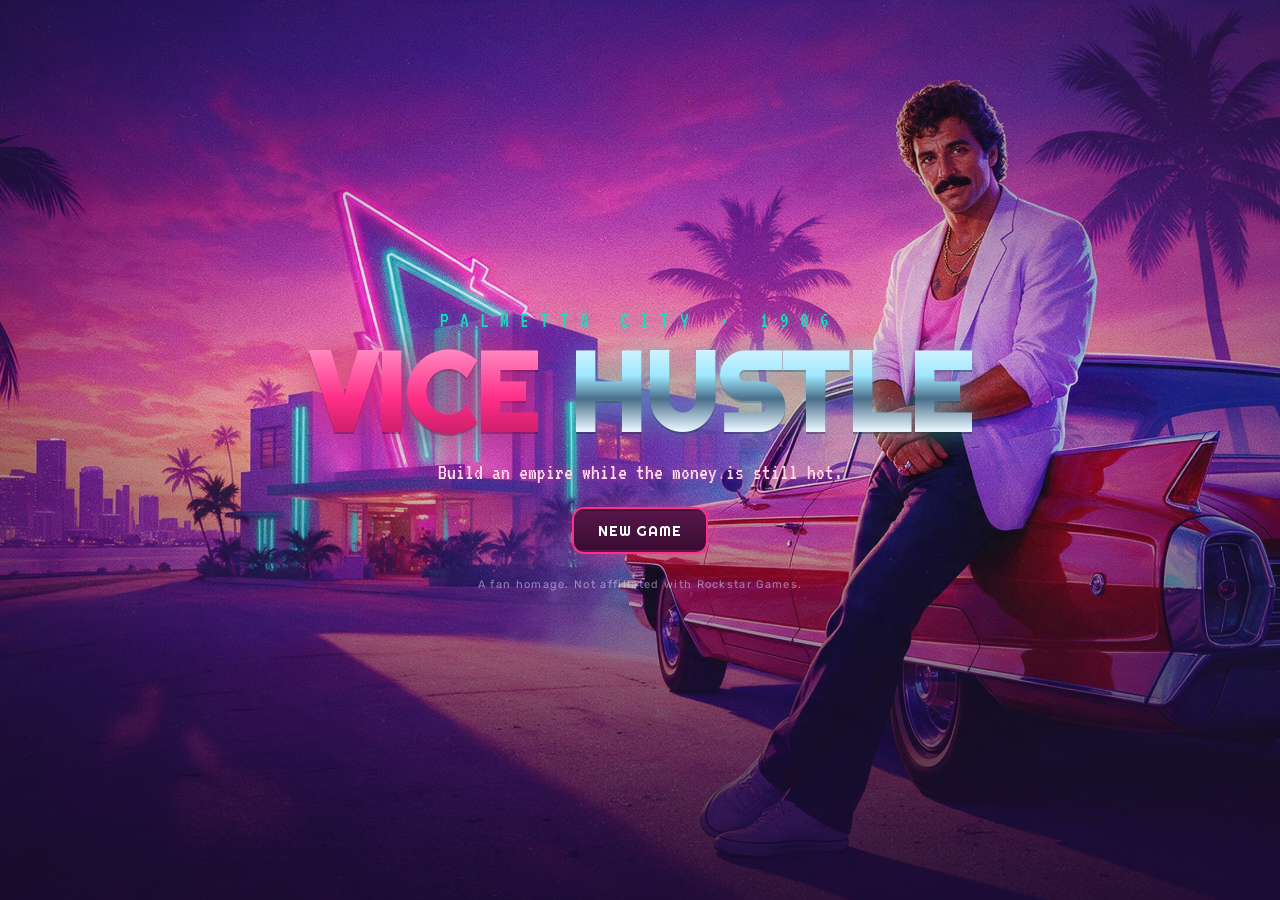
<file: index.html>
<!DOCTYPE html>
<html lang="en">
<head>
<meta charset="UTF-8">
<meta name="viewport" content="width=device-width, initial-scale=1.0">
<title>VICE HUSTLE — a fan homage idle game</title>
<meta name="description" content="Build a neon-soaked crime empire while the money is still hot. A fan-made idle game homage. Not affiliated with Rockstar Games.">
<link rel="preconnect" href="https://fonts.googleapis.com">
<link rel="preconnect" href="https://fonts.gstatic.com" crossorigin>
<link href="https://fonts.googleapis.com/css2?family=Righteous&family=VT323&family=Rubik:wght@400;500;700&display=swap" rel="stylesheet">
<link rel="icon" type="image/svg+xml" href="favicon.svg">
<meta name="theme-color" content="#1A0B2E">
<link rel="stylesheet" href="game.css?v=20261158">
</head>
<body>

<!-- ============ TITLE SCREEN ============ -->
<div id="title-screen">
  <video id="title-video" autoplay muted loop playsinline poster="art/keyart/vice-hustle-keyart.jpg">
    <source src="videos/title-loop.mp4" type="video/mp4">
  </video>
  <img id="title-poster" src="art/keyart/vice-hustle-keyart.jpg" alt="" hidden>
  <div class="title-scrim"></div>
  <div class="title-center">
    <div class="title-sub">PALMETTO CITY &middot; 1986</div>
    <h1 class="logo"><span class="logo-vice">VICE</span> <span class="logo-hustle">HUSTLE</span></h1>
    <div class="title-tag">Build an empire while the money is still hot.</div>
    <div class="title-buttons">
      <button id="btn-continue" class="btn btn-primary" hidden>CONTINUE</button>
      <button id="btn-new" class="btn btn-primary">NEW GAME</button>
      <button id="btn-wipe" class="btn btn-ghost" hidden>WIPE SAVE</button>
    </div>
    <div class="title-note">A fan homage. Not affiliated with Rockstar Games.</div>
  </div>
</div>

<!-- ============ GAME ============ -->
<div id="game" hidden>
  <div class="district-bg" id="bg-a"></div>
  <div class="district-bg" id="bg-b"></div>
  <video id="bg-video" muted loop playsinline></video>
    <div id="scanlines"></div>
    <div id="grain"></div>
    <div id="weather"></div>

  <header id="hud">
    <div id="hud-left">
      <div id="stars" title="Wanted level"></div>
      <div class="heat-wrap">
        <div id="heat-bar"><div id="heat-fill"></div></div>
        <div id="heat-label">HEAT 0</div>
        <button id="btn-bribe" class="btn btn-mini">BRIBE <span id="bribe-cost">$0</span> &middot; &minus;20 HEAT</button>
        <div id="tf-badge" hidden>TASK FORCE &middot; INCOME &minus;25%</div>
      </div>
    </div>
    <div id="ticker"><span id="ticker-text"></span></div>
    <div id="hud-right">
      <button id="btn-phone" class="btn btn-mini" title="Vice Phone (P)">
        <svg class="ic" viewBox="0 0 24 24" width="14" height="14"><path d="M7 3h10a2 2 0 0 1 2 2v14a2 2 0 0 1-2 2H7a2 2 0 0 1-2-2V5a2 2 0 0 1 2-2z"/><path d="M10 18h4"/></svg>
        PHONE <span class="ping" id="phone-ping" hidden></span>
      </button>
    </div>
  </header>

  <div id="stage">
    <nav id="district-strip"></nav>
    <main id="cards-wrap">
      <div id="cards-head">
        <span id="district-title" class="panel-title">MOTEL STRIP</span>
        <div id="buy-toggle" class="seg">
          <button data-mult="1" class="on">&times;1</button>
          <button data-mult="10">&times;10</button>
          <button data-mult="max">MAX</button>
        </div>
      </div>
      <div id="cards"></div>
      <button id="btn-upgrades" class="btn btn-wide">&#9650; UPGRADES</button>
      <div id="upgrades" hidden></div>
    </main>
  </div>

  <footer id="ledger">
    <div class="led"><label>DIRTY</label><b id="led-dirty">$0</b></div>
    <div class="led"><label>CLEAN</label><b id="led-clean" class="gold">$0</b></div>
    <div class="led"><label>PAY</label><b id="led-income">$0/s</b></div>
    <div class="led"><label>WASH</label><b id="led-wash" class="teal">$0/s</b></div>
    <div class="led"><label>RESPECT</label><b id="led-respect" class="teal">0</b></div>
    <div class="led"><label>HEAT</label><b id="led-heat">+0.0/s</b></div>
  </footer>

  <button id="heist-btn" class="btn">HEIST</button>
  <div id="radio">
    <button id="radio-prev" title="Previous station"><svg class="ic" viewBox="0 0 24 24"><path d="M17 6l-6 6 6 6M9 6v12"/></svg></button>
    <div id="radio-face"><span id="radio-name">WPLM 103.5 · THE VIBE</span><br><span id="radio-sub">DJ KRM ON THE BOARDS</span></div>
    <button id="radio-next" title="Next station"><svg class="ic" viewBox="0 0 24 24"><path d="M7 6l6 6-6 6M15 6v12"/></svg></button>
    <button id="radio-mute" title="Mute"><svg class="ic" viewBox="0 0 24 24"><path d="M4 9v6h4l5 4V5L8 9H4z"/><path d="M16.5 8.5a5 5 0 0 1 0 7"/></svg></button>
  </div>
  <div id="raid-banner" hidden>&#9888; RAID INBOUND <span id="raid-count"></span></div>
  <div id="event-banner" hidden><span id="event-name"></span> <span id="event-count"></span></div>
</div>

<!-- ============ OVERLAYS ============ -->
<div id="raid-overlay" hidden>
  <video id="raid-vid" muted loop playsinline></video>
  <div class="raid-flash"></div>
  <div class="raid-card"><h2>&#9888; RAIDED</h2><p id="raid-text"></p></div>
</div>

<div id="heist-modal" class="overlay" hidden>
  <div class="heist-box">
    <div class="heist-kicker" id="heist-kicker">THE SCORE</div>
    <div class="heist-name" id="heist-name">PICK YOUR SCORE</div>
    <div id="heist-pick"></div>
    <div id="heist-play" hidden>
      <div id="drill-track"><div id="drill-zone"></div><div id="drill-marker"></div></div>
      <div id="boost-board" hidden>
        <div class="boost-lane" id="lane-top"></div>
        <div class="boost-lane" id="lane-bot"></div>
        <div id="boost-car">&#128667;</div>
      </div>
      <div id="con-board" hidden></div>
      <div id="drill-stats"></div>
      <div id="heist-help"></div>
    </div>
    <div id="drill-result" hidden></div>
  </div>
</div>

<div id="modal" class="overlay" hidden>
  <div class="modal-box">
    <h2 id="modal-title"></h2>
    <div id="modal-body"></div>
    <div id="modal-buttons"></div>
  </div>
</div>

<div id="toast" hidden></div>

<!-- ============ VICE PHONE ============ -->
<div id="phone-scrim"></div>
<aside id="phone" aria-label="Vice Phone">
  <div class="phone-body">
    <div class="antenna"></div>
    <div class="p-status">
      <span class="sig"><i></i><i></i><i></i><i></i></span>
      <span class="carrier">PALMETROCOM</span>
      <span class="clock" id="p-clock">21:40</span>
    </div>
    <div class="p-screen">
      <div id="scr-home" class="on">
        <div class="p-greet" id="p-greet">PALMETTO CITY · 1986</div>
        <div id="today-strip"></div>
        <div class="app-grid">
          <button class="app" data-app="queens"><span class="badge" id="bdg-queens" hidden></span>
            <svg class="ico ic" viewBox="0 0 24 24"><path d="M4 18h16M5 18l-1.5-9L9 13l3-7 3 7 5.5-4L19 18"/></svg><span class="lbl">QUEENS</span></button>
          <button class="app" data-app="hustles"><span class="badge cd" id="bdg-hustles" hidden></span>
            <svg class="ico ic" viewBox="0 0 24 24"><rect x="4" y="4" width="16" height="16" rx="3"/><circle cx="9" cy="9" r="1.2"/><circle cx="15" cy="15" r="1.2"/><circle cx="15" cy="9" r="1.2"/><circle cx="9" cy="15" r="1.2"/></svg><span class="lbl">HUSTLES</span></button>
          <button class="app" data-app="vault"><span class="badge" id="bdg-vault" hidden></span>
            <svg class="ico ic" viewBox="0 0 24 24"><path d="M3 6h18v12H3z"/><circle cx="8" cy="12" r="2.4"/><circle cx="16" cy="12" r="2.4"/><path d="M8 14.4l8-2.8"/></svg><span class="lbl">VAULT</span></button>
          <button class="app" data-app="crew"><span class="badge" id="bdg-crew" hidden></span>
            <svg class="ico ic" viewBox="0 0 24 24"><circle cx="9" cy="8" r="3"/><path d="M3.5 19c.7-3.2 2.9-4.6 5.5-4.6S13.8 15.8 14.5 19"/><circle cx="16.5" cy="9" r="2.4"/><path d="M16.5 14.6c2.3 0 3.7 1.4 4.2 4.4"/></svg><span class="lbl">CREW</span></button>
          <button class="app" data-app="legacy"><span class="badge" id="bdg-legacy" hidden></span>
            <svg class="ico ic" viewBox="0 0 24 24"><path d="M12 3l2.4 5.4L20 9l-4 4 1 5.8L12 16l-5 2.8L8 13 4 9l5.6-.6z"/></svg><span class="lbl">LEGACY</span></button>
          <button class="app" data-app="deploy"><span class="badge" id="bdg-deploy" hidden></span>
            <svg class="ico ic" viewBox="0 0 24 24"><circle cx="12" cy="12" r="9"/><path d="M12 3v18M3 12h18"/><circle cx="12" cy="12" r="4"/></svg><span class="lbl">DEPLOY</span></button>
          <button class="app" data-app="pulse"><span class="badge" id="bdg-pulse" hidden></span>
            <svg class="ico ic" viewBox="0 0 24 24"><path d="M4 5h16v11H8l-4 4z"/><path d="M8 9h8M8 12h5"/></svg><span class="lbl">PULSE</span></button>
          <button class="app" data-app="casino"><span class="badge cd" id="bdg-casino" hidden></span>
            <svg class="ico ic" viewBox="0 0 24 24"><path d="M12 3c-2.5 3-6 5.2-6 8.5A3.5 3.5 0 0 0 9.5 15c.7 0 1.3-.15 1.9-.45-.3 1.6-1 2.9-2.4 3.95v.5h6v-.5c-1.4-1.05-2.1-2.35-2.4-3.95.6.3 1.2.45 1.9.45A3.5 3.5 0 0 0 18 11.5C18 8.2 14.5 6 12 3z"/></svg><span class="lbl">CASINO</span></button>
          <button class="app" data-app="garage"><span class="badge" id="bdg-garage" hidden></span>
            <svg class="ico ic" viewBox="0 0 24 24"><path d="M3 13l1.5-4.5A2 2 0 0 1 6.4 7h11.2a2 2 0 0 1 1.9 1.5L21 13v5h-2v-1.5H5V18H3v-5zm2.6-.5h12.8l-.9-3H6.5l-.9 3zM6.5 15a1.3 1.3 0 1 0 0 2.6 1.3 1.3 0 0 0 0-2.6zm11 0a1.3 1.3 0 1 0 0 2.6 1.3 1.3 0 0 0 0-2.6z"/></svg><span class="lbl">GARAGE</span></button>
          <button class="app" data-app="stats">
            <svg class="ico ic" viewBox="0 0 24 24"><path d="M4 20V4M4 20h16"/><path d="M7 15l4-5 3 3 5-7"/></svg><span class="lbl">BOOKS</span></button>
          <button class="app" data-app="settings">
            <svg class="ico ic" viewBox="0 0 24 24"><circle cx="12" cy="12" r="3"/><path d="M12 3v2M12 19v2M4.9 6.3l1.4 1.4M17.7 16.3l1.4 1.4M3 12h2M19 12h2M4.9 17.7l1.4-1.4M17.7 7.7l1.4-1.4"/></svg><span class="lbl">SETUP</span></button>
        </div>
        <div class="p-legal">VICE PHONE · PALMETROCOM 1986—∞</div>
      </div>
      <section id="scr-queens" class="scr"><div class="scr-head"><button class="back" data-back>&#9664; BACK</button><h2>THE QUEENS</h2><span class="sub" id="queens-sub"></span></div><div class="scr-body" id="queens-body"></div></section>
      <section id="scr-hustles" class="scr"><div class="scr-head"><button class="back" data-back>&#9664; BACK</button><h2>SIDE HUSTLES</h2><span class="sub" id="hustles-sub"></span></div><div class="scr-body" id="hustles-body"></div></section>
      <section id="scr-vault" class="scr"><div class="scr-head"><button class="back" data-back>&#9664; BACK</button><h2>THE VAULT</h2><span class="sub" id="vault-sub"></span></div><div class="scr-body" id="vault-body"></div></section>
      <section id="scr-crew" class="scr"><div class="scr-head"><button class="back" data-back>&#9664; BACK</button><h2>THE CREW</h2><span class="sub" id="crew-sub"></span></div><div class="scr-body" id="crew-body"></div></section>
      <section id="scr-legacy" class="scr"><div class="scr-head"><button class="back" data-back>&#9664; BACK</button><h2>LEGACY</h2><span class="sub">THE BIG SCORE</span></div><div class="scr-body" id="legacy-body"></div></section>
      <section id="scr-deploy" class="scr"><div class="scr-head"><button class="back" data-back>&#9664; BACK</button><h2>DEPLOY</h2><span class="sub" id="deploy-sub"></span></div><div class="scr-body" id="deploy-body"></div></section>
      <section id="scr-pulse" class="scr"><div class="scr-head"><button class="back" data-back>&#9664; BACK</button><h2>PULSE</h2><span class="sub" id="pulse-sub"></span></div><div class="scr-body" id="pulse-body"></div></section>
      <section id="scr-casino" class="scr"><div class="scr-head"><button class="back" data-back>&#9664; BACK</button><h2>CASINO</h2><span class="sub" id="casino-sub"></span></div><div class="scr-body" id="casino-body"></div></section>
      <section id="scr-garage" class="scr"><div class="scr-head"><button class="back" data-back>&#9664; BACK</button><h2>GARAGE</h2><span class="sub" id="garage-sub"></span></div><div class="scr-body" id="garage-body"></div></section>
      <section id="scr-stats" class="scr"><div class="scr-head"><button class="back" data-back>&#9664; BACK</button><h2>THE BOOKS</h2><span class="sub" id="stats-sub"></span></div><div class="scr-body" id="stats-body"></div></section>
      <section id="scr-settings" class="scr"><div class="scr-head"><button class="back" data-back>&#9664; BACK</button><h2>SETUP</h2><span class="sub">SAVE &amp; SOUND</span></div><div class="scr-body" id="settings-body"></div></section>
    </div>
    <div class="p-radio">
      <span class="eq"><i></i><i></i><i></i><i></i></span>
      <div><div class="r-name" id="pr-name">WPLM 103.5</div><div class="r-sub" id="pr-sub">DJ KRM ON THE BOARDS</div></div>
      <button class="r-btn" id="pr-prev" title="Previous station"><svg class="ic" viewBox="0 0 24 24"><path d="M17 6l-6 6 6 6M9 6v12"/></svg></button>
      <button class="r-btn" id="pr-next" title="Next station"><svg class="ic" viewBox="0 0 24 24"><path d="M7 6l6 6-6 6M15 6v12"/></svg></button>
      <button class="r-btn" id="pr-mute" title="Mute radio"><svg class="ic" viewBox="0 0 24 24"><path d="M4 9v6h4l5 4V5L8 9H4z"/><path d="M16.5 8.5a5 5 0 0 1 0 7"/></svg></button>
    </div>
  </div>
</aside>

<script src="radio.js?v=20261146"></script>
<script src="game.js?v=20261158"></script>
</body>
</html>
</file>
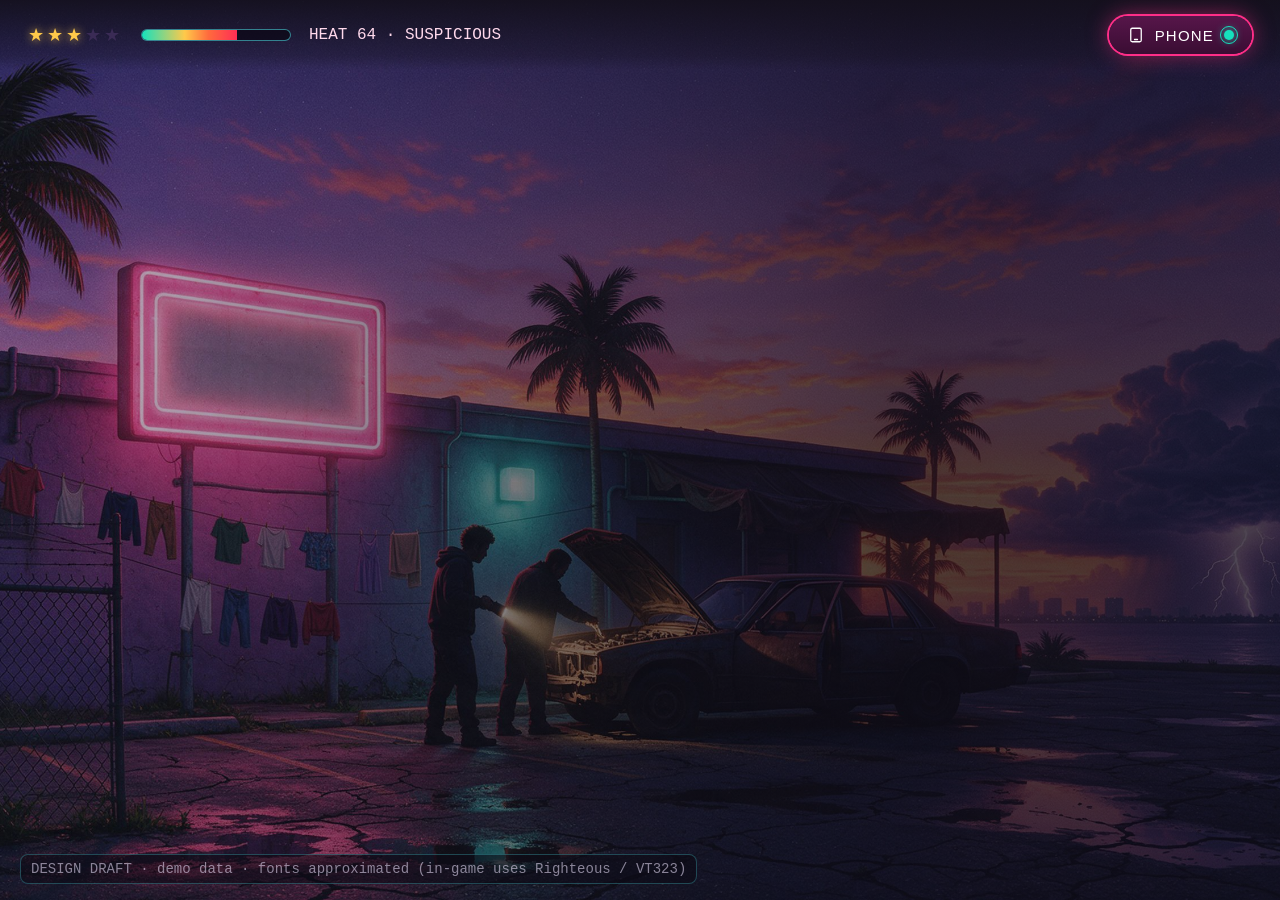
<file: prototypes/vice-phone.html>
<!DOCTYPE html>
<html lang="en" data-zcode-design>
<head>
<meta charset="UTF-8">
<meta name="viewport" content="width=device-width, initial-scale=1.0">
<title>Vice Phone — UI redesign draft · Vice Hustle</title>
<!-- DESIGN DRAFT (demo data labelled): fonts approximated with system stacks here;
     the in-game build keeps the real Righteous / VT323 / Rublo (Rubik) webfonts. -->
<style>
:root{
  /* tunables */
  --pink:#FF2E88; --orange:#FF6A3D; --teal:#16E0BD; --cyan:#58F7FF;
  --gold:#FFC94A; --purple:#1A0B2E; --panel:#1e1430; --asphalt:#14101C;
  --radius:14px; --phone-w:392px; --motion:.28s;
  --led:"Consolas","Courier New",monospace;
  --disp:"Arial Black","Segoe UI Black",Impact,sans-serif;
  --body:"Segoe UI",Arial,sans-serif;
}
*{box-sizing:border-box;margin:0;padding:0}
[hidden]{display:none!important}
html,body{height:100%}
body{font-family:var(--body);color:#efe6ff;overflow:hidden;background:#0d0a16}
button{font-family:inherit;cursor:pointer;border:none;background:none;color:inherit}

/* ============ simulated game backdrop (context only) ============ */
#stage{position:fixed;inset:0;background:url("assets/bg-district.jpg") center/cover}
#stage::after{content:"";position:absolute;inset:0;background:linear-gradient(90deg,rgba(13,10,22,.25),rgba(13,10,22,.72) 70%)}
#hud-slice{position:relative;z-index:1;display:flex;align-items:center;gap:18px;padding:16px 28px;
  background:linear-gradient(180deg,rgba(20,16,28,.92),rgba(20,16,28,.35) 80%,transparent)}
.stars{color:var(--gold);letter-spacing:3px;font-size:18px;text-shadow:0 0 10px rgba(255,201,74,.8)}
.stars .dim{color:#3a2b55;text-shadow:none}
.heatbar{width:150px;height:12px;border:1px solid rgba(88,247,255,.5);border-radius:7px;overflow:hidden;background:rgba(10,6,20,.7)}
.heatbar i{display:block;height:100%;width:64%;background:linear-gradient(90deg,var(--teal),var(--gold) 45%,var(--orange) 70%,#ff2e55)}
.heatlab{font-family:var(--led);font-size:16px;color:#ffd9ec}
#demo-tag{position:fixed;left:20px;bottom:16px;z-index:1;font-family:var(--led);font-size:14px;line-height:1.45;color:rgba(239,230,255,.55);
  background:rgba(13,10,22,.6);border:1px solid rgba(88,247,255,.25);border-radius:8px;padding:4px 10px}

/* PHONE trigger button */
#btn-phone{margin-left:auto;display:flex;align-items:center;gap:10px;padding:10px 18px;border-radius:999px;
  font-family:var(--disp);font-size:15px;letter-spacing:.08em;color:#fff;
  background:linear-gradient(180deg,#57164a,#3a0d33);
  box-shadow:0 0 0 2px var(--pink),0 0 22px rgba(255,46,136,.55);transition:filter .15s}
#btn-phone:hover{filter:brightness(1.25)}
#btn-phone .ping{position:relative;width:10px;height:10px;border-radius:50%;background:var(--teal);box-shadow:0 0 10px var(--teal)}
#btn-phone .ping::after{content:"";position:absolute;inset:-4px;border-radius:50%;border:1px solid var(--teal);animation:ping 1.6s infinite}
@keyframes ping{0%{transform:scale(.5);opacity:1}100%{transform:scale(1.8);opacity:0}}

/* scrim */
#scrim{position:fixed;inset:0;z-index:40;background:rgba(10,6,20,.55);backdrop-filter:blur(2px);
  opacity:0;pointer-events:none;transition:opacity var(--motion)}
body.phone-open #scrim{opacity:1;pointer-events:auto}

/* ============ THE VICE PHONE ============ */
#phone{position:fixed;top:0;right:0;bottom:0;z-index:50;width:min(var(--phone-w),96vw);
  transform:translateX(calc(100% + 30px));visibility:hidden;
  transition:transform var(--motion) cubic-bezier(.2,.9,.25,1),visibility 0s var(--motion);
  padding:14px;display:flex}
body.phone-open #phone{transform:none;visibility:visible;transition:transform var(--motion) cubic-bezier(.2,.9,.25,1)}
.phone-body{position:relative;flex:1;border-radius:26px;overflow:hidden;display:flex;flex-direction:column;
  background:linear-gradient(170deg,#2a1b46,#171028 30%,#120b20);
  box-shadow:0 0 0 2px #6f8ba6,0 0 0 5px #223244,0 0 0 6px rgba(159,232,255,.55),
             0 30px 80px rgba(0,0,0,.75),0 0 60px rgba(255,46,136,.18)}
.phone-body::before{ /* chrome top glint */
  content:"";position:absolute;top:0;left:8%;right:8%;height:2px;background:linear-gradient(90deg,transparent,#e8f7ff,transparent);z-index:3}
.antenna{position:absolute;top:18px;right:-9px;width:7px;height:54px;border-radius:4px;
  background:linear-gradient(180deg,#dfeefc,#54707f);box-shadow:2px 0 4px rgba(0,0,0,.5)}
/* status bar */
.p-status{flex:none;display:flex;align-items:center;gap:10px;padding:12px 16px 8px;color:#c9b8e8;font-family:var(--led);font-size:15px}
.p-status .carrier{letter-spacing:.14em;color:var(--teal)}
.p-status .clock{margin-left:auto;font-size:20px;color:#ffd9ec;text-shadow:0 0 8px rgba(255,46,136,.6)}
.p-status svg{width:16px;height:16px}
.sig{display:flex;align-items:flex-end;gap:2px;height:14px}
.sig i{width:3px;background:var(--teal);border-radius:1px}
.sig i:nth-child(1){height:5px}.sig i:nth-child(2){height:8px}.sig i:nth-child(3){height:11px}.sig i:nth-child(4){height:14px;opacity:.3}

/* screen area */
.p-screen{flex:1;position:relative;margin:0 10px 10px;border-radius:18px;overflow:hidden;
  background:radial-gradient(120% 90% at 50% 0%,#241739,#150e26 70%);border:1px solid rgba(88,247,255,.22)}
.p-screen::after{content:"";position:absolute;inset:0;pointer-events:none;z-index:5;
  background:repeating-linear-gradient(180deg,rgba(0,0,0,.12) 0 1px,transparent 1px 3px)}

/* ---- HOME: app grid ---- */
#scr-home{position:absolute;inset:0;overflow-y:auto;padding:18px 16px 12px}
.p-greet{font-family:var(--led);font-size:17px;color:var(--cyan);margin-bottom:14px;text-shadow:0 0 8px rgba(88,247,255,.4)}
.app-grid{display:grid;grid-template-columns:repeat(3,1fr);gap:12px}
.app{position:relative;display:flex;flex-direction:column;align-items:center;gap:7px;padding:14px 4px 11px;border-radius:14px;
  background:linear-gradient(170deg,#2a1f47,#1b1330);border:1px solid rgba(88,247,255,.22);
  transition:border-color .15s,box-shadow .15s,transform .15s}
.app:hover{border-color:var(--pink);box-shadow:0 0 16px rgba(255,46,136,.35);transform:translateY(-1px)}
.app .ico{width:44px;height:44px;color:var(--teal);filter:drop-shadow(0 0 8px rgba(22,224,189,.6))}
.app:nth-child(odd) .ico{color:var(--pink);filter:drop-shadow(0 0 8px rgba(255,46,136,.6))}
.app .lbl{font-family:var(--disp);font-size:11px;letter-spacing:.08em}
.app .badge{position:absolute;top:7px;right:9px;min-width:17px;height:17px;padding:0 4px;border-radius:9px;
  display:flex;align-items:center;justify-content:center;font-family:var(--led);font-size:12px;color:#170a26;
  background:var(--pink);box-shadow:0 0 10px rgba(255,46,136,.8)}
.app .badge.cd{background:#062e28;color:var(--teal);box-shadow:0 0 10px rgba(22,224,189,.6)}
.p-legal{margin-top:14px;text-align:center;font-family:var(--led);font-size:12px;color:#6e5f95}

/* ---- APP SCREENS (shared chrome) ---- */
.scr{position:absolute;inset:0;display:none;flex-direction:column;background:#150e26}
.scr.on{display:flex;animation:appIn .22s ease}
@keyframes appIn{from{transform:translateX(22px);opacity:0}to{transform:none;opacity:1}}
.scr-head{flex:none;display:flex;align-items:center;gap:10px;padding:12px 14px;border-bottom:1px solid rgba(88,247,255,.18)}
.scr-head .back{display:flex;align-items:center;gap:4px;color:var(--cyan);font-family:var(--led);font-size:15px;padding:4px 8px;border-radius:8px}
.scr-head .back:hover{background:rgba(88,247,255,.1)}
.scr-head h2{font-family:var(--disp);font-size:16px;letter-spacing:.1em;text-shadow:0 0 10px rgba(255,46,136,.5)}
.scr-head .sub{margin-left:auto;font-family:var(--led);font-size:14px;color:var(--teal)}
.scr-body{flex:1;overflow-y:auto;padding:14px 14px 30px;line-height:1.45;scrollbar-width:thin;scrollbar-color:var(--pink) transparent}

/* ============ QUEENS ============ */
.q-grid{display:grid;grid-template-columns:1fr 1fr;gap:12px}
.q-card{position:relative;border-radius:14px;overflow:hidden;border:2px solid transparent;cursor:pointer;
  transition:transform .15s,box-shadow .15s;
  background:linear-gradient(160deg,#2b1f10,#1a1208) padding-box,
             linear-gradient(160deg,#ffe9b0,#8a6f2f 40%,#fff3cf 60%,#6f5722) border-box}
.q-card:hover{transform:translateY(-2px);box-shadow:0 8px 22px rgba(0,0,0,.55),0 0 20px rgba(255,201,74,.3)}
.q-card.mine{box-shadow:0 6px 18px rgba(0,0,0,.5),0 0 18px rgba(255,201,74,.25)}
.q-plate{min-height:92px}
.q-art{position:relative;aspect-ratio:3/3.4;background:#0d0718}
.q-art img{position:absolute;inset:0;width:100%;height:100%;object-fit:cover;object-position:top}
.q-card.locked .q-art img{filter:grayscale(1) brightness(.38) contrast(1.1)}
.q-plate{padding:8px 10px 10px;background:linear-gradient(180deg,rgba(20,12,4,.4),rgba(15,9,3,.85))}
.q-name{font-family:var(--disp);font-size:13px;letter-spacing:.03em}
.q-title{font-family:var(--led);font-size:13px;color:var(--gold);margin:1px 0 5px}
.q-perk{display:inline-block;font-family:var(--led);font-size:13px;color:var(--teal);
  border:1px solid rgba(22,224,189,.4);border-radius:7px;padding:1px 7px;background:rgba(22,224,189,.07)}
.q-hint{font-family:var(--led);font-size:13px;color:#9d8cc4}
.q-lock{position:absolute;top:8px;right:8px;width:30px;height:30px;color:var(--gold);opacity:.95;
  filter:drop-shadow(0 0 6px rgba(255,201,74,.7))}
.q-withyou{position:absolute;top:8px;left:8px;font-family:var(--led);font-size:12px;color:#1a0b2e;
  background:linear-gradient(180deg,#ffd977,#e0a72e);border-radius:7px;padding:2px 7px}
/* night on the town action bar */
.night{margin-top:14px;border-radius:14px;padding:12px;border:1px solid rgba(255,201,74,.45);
  background:linear-gradient(160deg,#241a3a,#191026);display:flex;align-items:center;gap:12px}
.night-ring{position:relative;width:46px;height:46px;flex:none}
.night-ring svg{width:46px;height:46px;transform:rotate(-90deg)}
.night-ring .bgc{stroke:#3a2b55}
.night-ring .fgc{stroke:var(--teal);stroke-linecap:round;transition:stroke-dashoffset 1s linear}
.night-ring .mid{position:absolute;inset:0;display:flex;align-items:center;justify-content:center;color:var(--gold);width:20px;height:20px;margin:auto}
.night-main{flex:1}
.night-t{font-family:var(--disp);font-size:13px;letter-spacing:.06em}
.night-d{font-family:var(--led);font-size:14px;color:#c9b8e8;margin-top:2px}
.btn-gold{font-family:var(--disp);font-size:13px;letter-spacing:.05em;color:#1a0b2e;border-radius:10px;padding:9px 14px;
  background:linear-gradient(180deg,#ffd977,#e0a72e);border:1px solid #fff3cf;box-shadow:0 0 16px rgba(255,201,74,.4)}
.btn-gold:hover{filter:brightness(1.1)}
.btn-gold[disabled]{opacity:.4;filter:grayscale(.5)}

/* ============ HUSTLES ============ */
.h-card{position:relative;border-radius:14px;overflow:hidden;margin-bottom:12px;border:2px solid transparent;
  background:linear-gradient(160deg,#221739,#160f2a) padding-box,
             linear-gradient(160deg,#9fe8ff,#4a6f8a 30%,#e8f7ff 50%,#3a5a72 72%,#bfefff) border-box}
.h-top{display:flex;align-items:center;gap:12px;padding:12px 14px}
.h-ico{width:40px;height:40px;color:var(--pink);filter:drop-shadow(0 0 8px rgba(255,46,136,.6));flex:none}
.h-name{font-family:var(--disp);font-size:14px}
.h-d{font-family:var(--led);font-size:14px;color:#c9b8e8;margin-top:1px}
.h-cd{margin-left:auto;text-align:right;font-family:var(--led)}
.h-cd .t{font-size:18px;color:var(--teal);text-shadow:0 0 8px rgba(22,224,189,.6)}
.h-cd .r{font-size:12px;color:#9d8cc4}
.h-cd.ready .t{color:var(--gold);text-shadow:0 0 8px rgba(255,201,74,.7);animation:pulse 1.2s infinite}
@keyframes pulse{50%{opacity:.6}}
.h-stats{display:flex;border-top:1px solid rgba(88,247,255,.15)}
.h-stat{flex:1;padding:8px 12px;font-family:var(--led);font-size:14px;color:#c9b8e8;border-right:1px solid rgba(88,247,255,.12)}
.h-stat:last-child{border-right:none}
.h-stat b{color:#ffd9ec;font-size:16px}

/* ============ VAULT ============ */
.v-led{font-family:var(--led);font-size:16px;color:var(--teal);margin-bottom:12px}
.v-led b{color:var(--gold)}
.v-shelf{display:grid;grid-template-columns:1fr 1fr;gap:10px}
.tape{position:relative;border-radius:10px;padding:10px 12px;border:1px solid rgba(88,247,255,.25);
  background:linear-gradient(170deg,#1d1536,#130d24)}
.tape .kind{font-family:var(--led);font-size:12px;color:var(--teal);letter-spacing:.2em}
.tape .tname{font-family:var(--disp);font-size:12.5px;margin:3px 0 7px;min-height:30px}
.tape .watch{display:inline-flex;align-items:center;gap:6px;font-family:var(--led);font-size:14px;color:#1a0b2e;
  background:linear-gradient(180deg,#16e0bd,#0d9c85);border-radius:8px;padding:3px 10px}
.tape .watch svg{width:12px;height:12px}
.tape.locked{opacity:.55;border-style:dashed}
.tape.locked .tname{color:#6e5f95}
.tape .risk{position:absolute;top:8px;right:10px;color:var(--gold);font-size:12px;letter-spacing:2px}
.tape.cleared{border-color:rgba(255,201,74,.5);box-shadow:0 0 14px rgba(255,201,74,.15)}

/* ============ CREW ============ */
.c-row{display:flex;align-items:center;gap:12px;padding:9px 10px;border-radius:12px;margin-bottom:9px;
  background:linear-gradient(160deg,#241a3a,#191026);border:1px solid rgba(255,201,74,.35)}
.c-art{position:relative;width:52px;height:52px;flex:none;border-radius:10px;overflow:hidden;border:2px solid rgba(255,201,74,.75)}
.c-art img{width:100%;height:100%;object-fit:cover}
.c-main{flex:1;min-width:0}
.c-name{font-family:var(--disp);font-size:13px}
.c-name span{font-family:var(--led);font-size:13px;color:var(--gold)}
.c-fx{font-family:var(--led);font-size:13.5px;color:#c9b8e8}
.chip{font-family:var(--led);font-size:12.5px;border-radius:8px;padding:3px 9px}
.chip.hired{color:var(--teal);border:1px solid rgba(22,224,189,.5);background:rgba(22,224,189,.08)}
.chip.lock{color:#9d8cc4;border:1px dashed rgba(157,140,196,.4)}

/* ============ LEGACY ============ */
.l-led{font-family:var(--led);font-size:18px;color:var(--gold);margin-bottom:12px}
.l-led b{color:#ffd977;text-shadow:0 0 10px rgba(255,201,74,.6)}
.l-grid{display:grid;grid-template-columns:1fr 1fr;gap:10px;margin-bottom:12px}
.l-card{border-radius:12px;padding:10px 12px;background:linear-gradient(160deg,#241a3a,#191026);border:1px solid rgba(255,201,74,.35)}
.l-name{font-family:var(--disp);font-size:12.5px;display:flex;gap:7px;align-items:center}
.l-name svg{width:15px;height:15px;color:var(--gold)}
.l-pips{display:flex;gap:4px;margin:7px 0 5px}
.l-pips i{width:16px;height:7px;border-radius:4px;background:#3a2b55}
.l-pips i.on{background:var(--teal);box-shadow:0 0 8px rgba(22,224,189,.7)}
.l-cost{font-family:var(--led);font-size:13px;color:var(--cyan)}
.era{border-radius:12px;padding:12px;border:1px solid rgba(255,46,136,.5);
  background:linear-gradient(160deg,#3a0d33,#241020);margin-bottom:12px}
.era .t{font-family:var(--disp);font-size:14px;letter-spacing:.06em}
.era .d{font-family:var(--led);font-size:14px;color:#ffd9ec;margin-top:3px}
.era .go{margin-top:9px}
.mile-strip{display:flex;gap:8px;overflow-x:auto;padding-bottom:6px;scrollbar-width:thin}
.mile{flex:none;display:flex;align-items:center;gap:6px;font-family:var(--led);font-size:12.5px;
  border:1px solid rgba(88,247,255,.3);border-radius:999px;padding:4px 10px;color:#c9b8e8;background:rgba(88,247,255,.05)}
.mile svg{width:13px;height:13px;color:#3a2b55}
.mile.on{border-color:var(--gold);color:var(--gold)}
.mile.on svg{color:var(--gold)}

/* ---- radio strip (phone footer) ---- */
.p-radio{flex:none;display:flex;align-items:center;gap:10px;margin:0 10px 10px;padding:9px 12px;border-radius:14px;
  background:linear-gradient(90deg,#1d1536,#130d24);border:1px solid rgba(88,247,255,.3)}
.eq{display:flex;align-items:flex-end;gap:2px;height:16px}
.eq i{width:3px;background:var(--teal);border-radius:1px;animation:eq 0.9s infinite ease-in-out}
.eq i:nth-child(2){animation-delay:.15s}.eq i:nth-child(3){animation-delay:.3s}.eq i:nth-child(4){animation-delay:.45s}
@keyframes eq{0%,100%{height:4px}50%{height:15px}}
.r-name{font-family:var(--led);font-size:14.5px;color:var(--teal)}
.r-sub{font-family:var(--led);font-size:12px;color:#9d8cc4}
.r-btn{width:30px;height:30px;border-radius:50%;display:flex;align-items:center;justify-content:center;color:#ffd9ec;
  border:1px solid rgba(255,46,136,.5);transition:background .15s}
.r-btn:hover{background:rgba(255,46,136,.12)}
.r-btn svg{width:13px;height:13px}

/* ---- cinematic player overlay (demo) ---- */
#player{position:absolute;inset:0;z-index:10;background:rgba(10,6,20,.94);display:flex;align-items:center;justify-content:center}
#player .frame{width:86%;border-radius:14px;border:2px solid rgba(255,201,74,.6);padding:14px;
  background:linear-gradient(170deg,#221739,#130d24);text-align:center}
#player .vhs-top{font-family:var(--led);letter-spacing:.3em;font-size:13px;color:var(--gold);margin-bottom:10px}
#player .fake{aspect-ratio:16/9;border-radius:10px;border:1px solid rgba(88,247,255,.35);display:flex;align-items:center;justify-content:center;
  background:radial-gradient(80% 90% at 50% 40%,#2a1b46,#0d0718);color:var(--pink)}
#player .fake svg{width:52px;height:52px;filter:drop-shadow(0 0 14px rgba(255,46,136,.8))}
#player .note{font-family:var(--led);font-size:13px;color:#9d8cc4;margin-top:9px}

/* generic svg sizing */
svg.ic{fill:none;stroke:currentColor;stroke-width:1.7;stroke-linecap:round;stroke-linejoin:round}

@media (max-width:560px){
  #hud-slice .heatlab{display:none} .heatbar{width:90px}
  #demo-tag{bottom:auto;top:64px;font-size:12px;max-width:60vw}
}
</style>
</head>
<body>

<!-- ============ simulated game context ============ -->
<div id="stage">
  <div id="hud-slice">
    <span class="stars">★★★<span class="dim">★★</span></span>
    <span class="heatbar"><i></i></span>
    <span class="heatlab">HEAT 64 · SUSPICIOUS</span>
    <button id="btn-phone">
      <svg class="ic" width="18" height="18" viewBox="0 0 24 24"><path d="M7 3h10a2 2 0 0 1 2 2v14a2 2 0 0 1-2 2H7a2 2 0 0 1-2-2V5a2 2 0 0 1 2-2z"/><path d="M10 18h4"/></svg>
      PHONE <span class="ping"></span>
    </button>
  </div>
</div>
<div id="demo-tag">DESIGN DRAFT · demo data · fonts approximated (in-game uses Righteous / VT323)</div>

<div id="scrim"></div>

<!-- ============ THE VICE PHONE ============ -->
<aside id="phone" aria-label="Vice Phone">
  <div class="phone-body">
    <div class="antenna"></div>
    <div class="p-status">
      <span class="sig"><i></i><i></i><i></i><i></i></span>
      <span class="carrier">PALMETROCOM</span>
      <svg class="ic" viewBox="0 0 24 24" width="16" height="16"><path d="M6 9V4h4M18 15v5h-4M6 14a8 8 0 0 0 14-5M3 9a11 11 0 0 1 5-5"/></svg>
      <span class="clock" id="clock">21:40</span>
    </div>

    <div class="p-screen">
      <!-- HOME -->
      <div id="scr-home" class="on">
        <div class="p-greet">WEDNESDAY · STAR ISLAND ERA</div>
        <div class="app-grid">
          <button class="app" data-app="queens">
            <span class="badge">1</span>
            <svg class="ico ic" viewBox="0 0 24 24"><path d="M4 18h16M5 18l-1.5-9L9 13l3-7 3 7 5.5-4L19 18"/><circle cx="12" cy="18" r="0.5"/></svg>
            <span class="lbl">QUEENS</span>
          </button>
          <button class="app" data-app="hustles">
            <span class="badge cd">0:42</span>
            <svg class="ico ic" viewBox="0 0 24 24"><rect x="4" y="4" width="16" height="16" rx="3"/><circle cx="9" cy="9" r="1.2"/><circle cx="15" cy="15" r="1.2"/><circle cx="15" cy="9" r="1.2"/><circle cx="9" cy="15" r="1.2"/></svg>
            <span class="lbl">HUSTLES</span>
          </button>
          <button class="app" data-app="vault">
            <svg class="ico ic" viewBox="0 0 24 24"><path d="M3 6h18v12H3z"/><circle cx="8" cy="12" r="2.4"/><circle cx="16" cy="12" r="2.4"/><path d="M8 14.4l8-2.8"/></svg>
            <span class="lbl">VAULT</span>
          </button>
          <button class="app" data-app="crew">
            <span class="badge">5</span>
            <svg class="ico ic" viewBox="0 0 24 24"><circle cx="9" cy="8" r="3"/><path d="M3.5 19c.7-3.2 2.9-4.6 5.5-4.6S13.8 15.8 14.5 19"/><circle cx="16.5" cy="9" r="2.4"/><path d="M16.5 14.6c2.3 0 3.7 1.4 4.2 4.4"/></svg>
            <span class="lbl">CREW</span>
          </button>
          <button class="app" data-app="legacy">
            <span class="badge">+85</span>
            <svg class="ico ic" viewBox="0 0 24 24"><path d="M12 3l2.4 5.4L20 9l-4 4 1 5.8L12 16l-5 2.8L8 13 4 9l5.6-.6z"/></svg>
            <span class="lbl">LEGACY</span>
          </button>
        </div>
        <div class="p-legal">VICE PHONE · PALMETROCOM 1986—∞</div>
      </div>

      <!-- QUEENS -->
      <section id="scr-queens" class="scr">
        <div class="scr-head">
          <button class="back" data-back><svg class="ic" viewBox="0 0 24 24" width="15" height="15"><path d="M14 6l-6 6 6 6"/></svg>BACK</button>
          <h2>THE QUEENS</h2><span class="sub">3 / 6</span>
        </div>
        <div class="scr-body">
          <div class="q-grid">
            <div class="q-card mine">
              <div class="q-art"><img src="assets/q-solana.jpg" alt="Solana Vega"><span class="q-withyou">WITH YOU</span></div>
              <div class="q-plate"><div class="q-name">Solana Vega</div><div class="q-title">THE BIKINI BARONESS</div><span class="q-perk">Bribes cost half</span></div>
            </div>
            <div class="q-card mine">
              <div class="q-art"><img src="assets/q-camille.jpg" alt="Camille St. Croix"><span class="q-withyou">WITH YOU</span></div>
              <div class="q-plate"><div class="q-name">Camille St. Croix</div><div class="q-title">HOSTESS W/ THE MOSTEST</div><span class="q-perk">Heist takes +25%</span></div>
            </div>
            <div class="q-card mine">
              <div class="q-art"><img src="assets/q-roxy.jpg" alt="Roxy Rico"><span class="q-withyou">WITH YOU</span></div>
              <div class="q-plate"><div class="q-name">Roxy Rico</div><div class="q-title">STREET RACE ROYALTY</div><span class="q-perk">Street race pay ×2</span></div>
            </div>
            <div class="q-card locked">
              <div class="q-art"><img src="assets/q-yara.jpg" alt=""><svg class="q-lock ic" viewBox="0 0 24 24"><rect x="5" y="10" width="14" height="10" rx="2"/><path d="M8 10V7a4 4 0 0 1 8 0v3"/></svg></div>
              <div class="q-plate"><div class="q-name">???</div><div class="q-title">THE GATOR WHISPERER</div><span class="q-hint">Win 3 gator races</span></div>
            </div>
            <div class="q-card locked">
              <div class="q-art"><img src="assets/q-destiny.jpg" alt=""><svg class="q-lock ic" viewBox="0 0 24 24"><rect x="5" y="10" width="14" height="10" rx="2"/><path d="M8 10V7a4 4 0 0 1 8 0v3"/></svg></div>
              <div class="q-plate"><div class="q-name">???</div><div class="q-title">THE DIVA</div><span class="q-hint">Unlock Star Island</span></div>
            </div>
            <div class="q-card locked">
              <div class="q-art"><img src="assets/q-vivienne.jpg" alt=""><svg class="q-lock ic" viewBox="0 0 24 24"><rect x="5" y="10" width="14" height="10" rx="2"/><path d="M8 10V7a4 4 0 0 1 8 0v3"/></svg></div>
              <div class="q-plate"><div class="q-name">???</div><div class="q-title">THE HEIRESS</div><span class="q-hint">Pull your first Big Score</span></div>
            </div>
          </div>
          <div class="night">
            <div class="night-ring" title="Night on the Town cooldown">
              <svg viewBox="0 0 40 40"><circle class="bgc" cx="20" cy="20" r="16" fill="none" stroke-width="4"/><circle class="fgc" id="night-fg" cx="20" cy="20" r="16" fill="none" stroke-width="4" stroke-dasharray="100.5" stroke-dashoffset="0"/></svg>
              <svg class="mid ic" viewBox="0 0 24 24"><path d="M12 3v2M12 19v2M3 12h2M19 12h2M5.6 5.6l1.5 1.5M16.9 16.9l1.5 1.5M18.4 5.6l-1.5 1.5M7.1 16.9l-1.5 1.5"/><circle cx="12" cy="12" r="3.5"/></svg>
            </div>
            <div class="night-main">
              <div class="night-t">NIGHT ON THE TOWN</div>
              <div class="night-d" id="night-d">$50.0K dirty → INSPIRED ×2 income · 60s</div>
            </div>
            <button class="btn-gold" id="night-btn">TAKE HER OUT</button>
          </div>
        </div>
      </section>

      <!-- HUSTLES -->
      <section id="scr-hustles" class="scr">
        <div class="scr-head">
          <button class="back" data-back><svg class="ic" viewBox="0 0 24 24" width="15" height="15"><path d="M14 6l-6 6 6 6"/></svg>BACK</button>
          <h2>SIDE HUSTLES</h2><span class="sub">12 RUNS · 7 WINS</span>
        </div>
        <div class="scr-body">
          <div class="h-card">
            <div class="h-top">
              <svg class="h-ico ic" viewBox="0 0 24 24"><path d="M4 17h16M6 17l-1-7 4 3 3-6 3 6 4-3-1 7"/><circle cx="12" cy="19" r="0.4"/><path d="M12 7V4M10.5 5.5L12 4l1.5 1.5"/></svg>
              <div><div class="h-name">STREET RACES</div><div class="h-d">Five gears. Nail the shift. ×2.0 · ROXY ×2</div></div>
              <div class="h-cd ready"><div class="t">READY</div><div class="r">60s between runs</div></div>
            </div>
            <div class="h-stats"><span class="h-stat">STAKE <b>$4.2K</b></span><span class="h-stat">WINS <b>5</b></span><span class="h-stat">BEST <b>118 MPH</b></span></div>
          </div>
          <div class="h-card">
            <div class="h-top">
              <svg class="h-ico ic" viewBox="0 0 24 24"><path d="M3 14c2-3 4-3 6 0s4 3 6 0 4-3 6 0"/><path d="M5 10.5C6.5 8.5 8 8.5 9.5 10.5"/><path d="M14.5 10.5C16 8.5 17.5 8.5 19 10.5"/><path d="M7 19c1.5-1.5 3-1.5 4.5 0s3 1.5 4.5 0"/></svg>
              <div><div class="h-name">GATOR RACES</div><div class="h-d">Four gators, one swamp. ×1.8 to ×7</div></div>
              <div class="h-cd"><div class="t" id="gator-t">0:42</div><div class="r">cooling down</div></div>
            </div>
            <div class="h-stats"><span class="h-stat">STAKE <b>$6.3K</b></span><span class="h-stat">WINS <b>2</b></span><span class="h-stat">FAVORITE <b>NOODLE ×7</b></span></span></div>
          </div>
          <div class="h-card">
            <div class="h-top">
              <svg class="h-ico ic" viewBox="0 0 24 24"><rect x="3" y="5" width="18" height="14" rx="2"/><path d="M3 9h18M8 5v4M16 5v4"/><path d="M10.5 15.5l1-2 1.5 2.5 1-1.5"/></svg>
              <div><div class="h-name">SCRATCH CARDS</div><div class="h-d">4 of a kind ×2.5 · 5+ ×30</div></div>
              <div class="h-cd ready"><div class="t">READY</div><div class="r">no cooldown</div></div>
            </div>
            <div class="h-stats"><span class="h-stat">CARD <b>$2.1K</b></span><span class="h-stat">CARDS <b>41</b></span><span class="h-stat">BEST <b>×30 JACKPOT</b></span></div>
          </div>
        </div>
      </section>

      <!-- VAULT -->
      <section id="scr-vault" class="scr">
        <div class="scr-head">
          <button class="back" data-back><svg class="ic" viewBox="0 0 24 24" width="15" height="15"><path d="M14 6l-6 6 6 6"/></svg>BACK</button>
          <h2>THE VAULT</h2><span class="sub">3 / 12</span>
        </div>
        <div class="scr-body">
          <div class="v-led">FIRST-CLEAR CINEMATICS · <b>3 RECOVERED</b></div>
          <div class="v-shelf">
            <div class="tape cleared"><div class="kind">THE DRILL</div><div class="tname">Kasey's Cash House</div><span class="risk">★</span><button class="watch" data-watch="Kasey's Cash House"><svg class="ic" viewBox="0 0 24 24"><path d="M7 5l12 7-12 7z"/></svg>WATCH</button></div>
            <div class="tape cleared"><div class="kind">THE CON</div><div class="tname">The Ice Machine Job</div><span class="risk">★</span><button class="watch" data-watch="The Ice Machine Job"><svg class="ic" viewBox="0 0 24 24"><path d="M7 5l12 7-12 7z"/></svg>WATCH</button></div>
            <div class="tape cleared"><div class="kind">THE BOOST</div><div class="tname">Tower Getaway</div><span class="risk">★★</span><button class="watch" data-watch="Tower Getaway"><svg class="ic" viewBox="0 0 24 24"><path d="M7 5l12 7-12 7z"/></svg>WATCH</button></div>
            <div class="tape locked"><div class="kind">THE DRILL</div><div class="tname">???</div><span class="risk">★★</span></div>
            <div class="tape locked"><div class="kind">THE CON</div><div class="tname">???</div><span class="risk">★★</span></div>
            <div class="tape locked"><div class="kind">THE DRILL</div><div class="tname">???</div><span class="risk">★★★</span></div>
            <div class="tape locked"><div class="kind">THE BOOST</div><div class="tname">???</div><span class="risk">★★</span></div>
            <div class="tape locked"><div class="kind">THE CON</div><div class="tname">???</div><span class="risk">★★★</span></div>
          </div>
        </div>
      </section>

      <!-- CREW -->
      <section id="scr-crew" class="scr">
        <div class="scr-head">
          <button class="back" data-back><svg class="ic" viewBox="0 0 24 24" width="15" height="15"><path d="M14 6l-6 6 6 6"/></svg>BACK</button>
          <h2>THE CREW</h2><span class="sub">5 / 8 HIRED</span>
        </div>
        <div class="scr-body" id="crew-list"><!-- filled by js --></div>
      </section>

      <!-- LEGACY -->
      <section id="scr-legacy" class="scr">
        <div class="scr-head">
          <button class="back" data-back><svg class="ic" viewBox="0 0 24 24" width="15" height="15"><path d="M14 6l-6 6 6 6"/></svg>BACK</button>
          <h2>LEGACY</h2><span class="sub">THE BIG SCORE</span>
        </div>
        <div class="scr-body">
          <div class="l-led">RESPECT <b>26</b> · PENDING ON RETIRE <b>+85</b></div>
          <div class="era">
            <div class="t">ERA II — "PRESENT DAY"</div>
            <div class="d">A new skyline, a new decade. ×5 income everywhere.</div>
            <button class="btn-gold go" style="font-size:12px">ENTER · 100 RP</button>
          </div>
          <div class="l-grid">
            <div class="l-card"><div class="l-name"><svg class="ic" viewBox="0 0 24 24"><path d="M4 18h16M5 18l-1.5-9L9 13l3-7 3 7 5.5-4L19 18"/></svg>EMPIRE</div><div class="l-pips"><i class="on"></i><i class="on"></i><i class="on"></i><i></i><i></i></div><div class="l-cost">LV 4 → 8 RP</div></div>
            <div class="l-card"><div class="l-name"><svg class="ic" viewBox="0 0 24 24"><path d="M3 9h18v6H3zM6 9v6M18 9v6"/><circle cx="12" cy="12" r="1.5"/></svg>LAUNDROMATS</div><div class="l-pips"><i class="on"></i><i class="on"></i><i></i><i></i><i></i></div><div class="l-cost">LV 3 → 4 RP</div></div>
            <div class="l-card"><div class="l-name"><svg class="ic" viewBox="0 0 24 24"><path d="M12 3c3 3 3 6 0 9s-3 6 0 9M5 7c2 2 2 3 0 5s-2 3 0 5M19 7c-2 2-2 3 0 5s2 3 0 5"/></svg>WHISPER</div><div class="l-pips"><i class="on"></i><i class="on"></i><i class="on"></i><i class="on"></i><i></i></div><div class="l-cost">LV 5 → MAX</div></div>
            <div class="l-card"><div class="l-name"><svg class="ic" viewBox="0 0 24 24"><path d="M13 3L5 13h5l-1 8 8-10h-5z"/></svg>KICKSTART</div><div class="l-pips"><i class="on"></i><i></i><i></i><i></i><i></i></div><div class="l-cost">LV 1 → 2 RP</div></div>
          </div>
          <div class="mile-strip" id="miles"><!-- filled by js --></div>
        </div>
      </section>

      <!-- cinematic player (demo) -->
      <div id="player" hidden>
        <div class="frame">
          <div class="vhs-top">▪ PLAYBACK · THE VAULT</div>
          <div class="fake"><svg class="ic" viewBox="0 0 24 24"><path d="M7 5l12 7-12 7z"/></svg></div>
          <div class="note" id="player-name">—</div>
          <div class="note">In-game: the actual 6s cinematic plays here.</div>
          <button class="btn-gold" id="player-close" style="margin-top:10px">CLOSE</button>
        </div>
      </div>
    </div><!-- /screen -->

    <div class="p-radio">
      <span class="eq"><i></i><i></i><i></i><i></i></span>
      <div><div class="r-name">107.7 STAR GOLD</div><div class="r-sub">ONLY THE FINEST</div></div>
      <button class="r-btn" title="Previous station"><svg class="ic" viewBox="0 0 24 24"><path d="M17 6l-6 6 6 6M9 6v12"/></svg></button>
      <button class="r-btn" title="Next station"><svg class="ic" viewBox="0 0 24 24"><path d="M7 6l6 6-6 6M15 6v12"/></svg></button>
      <button class="r-btn" title="Mute radio"><svg class="ic" viewBox="0 0 24 24"><path d="M4 9v6h4l5 4V5L8 9H4z"/><path d="M16.5 8.5a5 5 0 0 1 0 7"/></svg></button>
    </div>
  </div>
</aside>

<script>
'use strict';
const $=s=>document.querySelector(s);
/* live clock */
const tick=()=>{const d=new Date();$('#clock').textContent=String(d.getHours()).padStart(2,'0')+':'+String(d.getMinutes()).padStart(2,'0');};
tick();setInterval(tick,10000);

/* open/close */
const openPhone=()=>document.body.classList.add('phone-open');
const closePhone=()=>{document.body.classList.remove('phone-open');showScreen('home');};
$('#btn-phone').onclick=openPhone;
$('#scrim').onclick=closePhone;
addEventListener('keydown',e=>{if(e.key==='Escape'){if(!$('#player').hidden)$('#player').hidden=true;else closePhone();}});

/* app navigation */
function showScreen(id){
  document.querySelectorAll('.scr').forEach(s=>s.classList.toggle('on',s.id==='scr-'+id));
  $('#scr-home').classList.toggle('on',id==='home');
}
document.querySelectorAll('.app').forEach(a=>a.onclick=()=>showScreen(a.dataset.app));
document.querySelectorAll('[data-back]').forEach(b=>b.onclick=()=>showScreen('home'));

/* vault player (demo) */
document.querySelectorAll('[data-watch]').forEach(b=>b.onclick=()=>{
  $('#player-name').textContent=b.dataset.watch;
  $('#player').hidden=false;
});
$('#player-close').onclick=()=>$('#player').hidden=true;

/* night on the town demo */
const fg=$('#night-fg'),CIRC=100.5;let nightLeft=0,nightTimer=null;
$('#night-btn').onclick=()=>{
  if(nightLeft>0)return;
  nightLeft=60;$('#night-btn').disabled=true;
  $('#night-d').textContent='INSPIRED ×2 — living it up…';
  nightTimer=setInterval(()=>{
    nightLeft--;
    fg.style.strokeDashoffset=(CIRC*(1-nightLeft/60)).toFixed(1);
    if(nightLeft<=0){
      clearInterval(nightTimer);
      fg.style.strokeDashoffset=0;$('#night-btn').disabled=false;
      $('#night-d').textContent='$50.0K dirty → INSPIRED ×2 income · 60s';
    }
  },1000);
};

/* gator cooldown ticker (demo) */
let g=42;const gEl=$('#gator-t');
setInterval(()=>{if(g>0){g--;gEl.textContent='0:'+String(g).padStart(2,'0');}},1000);

/* crew (demo data) */
const CREW=[
 ['c-ray','Ray "Chrome" Delgado','Wheelman','Boost & Con windows +25%',1],
 ['c-betty','Miss Betty','Launder Queen','Laundering speed +25%',1],
 ['c-kmr','DJ KRM','103.5 FM Host','Heat decay +0.5/s',1],
 ['c-sal','"Suit" Sal Marchetti','Fixer','First raid each hour: 50% refunded',1],
 ['c-rosa','Capitana Rosa','Dock Boss','Docks rackets +50% income',1],
 ['c-ana','Dr. Ana Peligro','Wildlife "Vet"','Glades rackets +40% income',0],
 ['c-tang','Tangerine Dream','Art Forger','Laundering speed +5%',0],
 ['c-ghost','The Ghost','Legend','Raids never shut down rackets',0],
];
$('#crew-list').innerHTML=CREW.map(c=>`
 <div class="c-row" style="${c[4]?'':'opacity:.62'}">
   <div class="c-art"><img src="assets/${c[0]}.jpg" alt=""></div>
   <div class="c-main"><div class="c-name">${c[1]} <span>· ${c[2]}</span></div><div class="c-fx">${c[3]}</div></div>
   ${c[4]?'<span class="chip hired">HIRED</span>':'<span class="chip lock">🔒 LOCKED</span>'.replace('🔒 ','')}
 </div>`).join('');

/* milestones (demo) */
const MILES=['First Racket','First Score','Charmed','Beach House','Skyline','Seven Figures','Harborlight','Swamp Thing','Star Struck','Green Flag','Triple Threat','The Big Score'];
$('#miles').innerHTML=MILES.map((m,i)=>`
 <span class="mile ${i<9?'on':''}"><svg class="ic" viewBox="0 0 24 24"><path d="M12 3l2.4 5.4L20 9l-4 4 1 5.8L12 16l-5 2.8L8 13 4 9l5.6-.6z"/></svg>${m}</span>`).join('');
</script>
</body>
</html>
</file>
<file: game.css>
/* ============================================================
   VICE HUSTLE — game.css (Era I "1986" skin) · M2
   Palette tokens (see docs/ART_BIBLE.md):
   hot-pink #FF2E88 · sunset-orange #FF6A3D · teal #16E0BD
   chrome-cyan #58F7FF · gold #FFC94A · deep-purple #1A0B2E · asphalt #14101C
   ============================================================ */

:root{
  --pink:#FF2E88; --orange:#FF6A3D; --teal:#16E0BD; --cyan:#58F7FF;
  --gold:#FFC94A; --purple:#1A0B2E; --asphalt:#14101C;
  --panel:#1e1430; --panel-2:#171028;
  --led:'VT323',monospace;
  --disp:'Righteous','Arial Black',sans-serif;
  --body:'Rubik',system-ui,sans-serif;
}
*{box-sizing:border-box;margin:0;padding:0}
[hidden]{display:none !important} /* author display rules must never defeat hidden */
html,body{height:100%}
body{background:var(--asphalt);color:#efe6ff;font-family:var(--body);overflow:hidden;-webkit-user-select:none;user-select:none}
button{font-family:inherit;cursor:pointer;color:inherit;background:none;border:none}

/* ---------- shared bits ---------- */
.btn{
  font-family:var(--disp);letter-spacing:.06em;font-size:15px;color:#fff;
  background:linear-gradient(180deg,#2a1b46,#1c1132);
  border:2px solid transparent;background-clip:padding-box;
  box-shadow:0 0 0 2px rgba(255,46,136,.55),0 0 14px rgba(255,46,136,.25),inset 0 0 12px rgba(88,247,255,.06);
  padding:10px 22px;border-radius:10px;transition:filter .15s,transform .05s;
}
.btn:hover{filter:brightness(1.25)}
.btn:active{transform:translateY(1px)}
.btn[disabled]{opacity:.4;cursor:not-allowed;filter:grayscale(.6)}
.btn-primary{box-shadow:0 0 0 2px var(--pink),0 0 22px rgba(255,46,136,.55);background:linear-gradient(180deg,#57164a,#3a0d33)}
.btn-ghost{box-shadow:0 0 0 1px rgba(88,247,255,.4);color:var(--cyan);background:transparent}
.btn-mini{font-size:12px;padding:4px 10px;border-radius:7px;box-shadow:0 0 0 1px rgba(255,46,136,.5)}
.btn-wide{display:block;width:100%;text-align:center;margin:10px 0 6px}
.teal{color:var(--teal)} .gold{color:var(--gold)}

/* ---------- title screen ---------- */
#title-screen{position:fixed;inset:0;z-index:50;display:flex;align-items:center;justify-content:center;background:var(--purple)}
#title-video,#title-poster{position:absolute;inset:0;width:100%;height:100%;object-fit:cover}
.title-scrim{position:absolute;inset:0;background:
  linear-gradient(180deg,rgba(26,11,46,.15) 0%,rgba(20,16,28,.05) 45%,rgba(26,11,46,.82) 100%),
  radial-gradient(ellipse at center,transparent 40%,rgba(20,16,28,.55) 100%)}
.title-center{position:relative;text-align:center;padding:20px}
.title-sub{font-family:var(--led);font-size:22px;letter-spacing:.5em;color:var(--teal);text-shadow:0 0 10px rgba(22,224,189,.7);margin-bottom:6px}
.logo{font-family:var(--disp);font-size:clamp(52px,10vw,110px);line-height:1;white-space:nowrap}
.logo-vice{
  color:transparent;background:linear-gradient(180deg,#ffb9dd,#ff2e88 55%,#a3144f);
  -webkit-background-clip:text;background-clip:text;
  filter:drop-shadow(0 0 18px rgba(255,46,136,.8)) drop-shadow(0 2px 0 rgba(0,0,0,.4));
}
.logo-hustle{
  color:transparent;background:linear-gradient(180deg,#fff,#9fe8ff 38%,#4a6f8a 55%,#e8f7ff 78%,#7c93a8);
  -webkit-background-clip:text;background-clip:text;
  filter:drop-shadow(0 0 14px rgba(88,247,255,.5)) drop-shadow(0 2px 0 rgba(0,0,0,.4));
}
.title-tag{font-family:var(--led);font-size:22px;color:#ffd9ec;text-shadow:0 0 8px rgba(255,46,136,.6);margin:14px 0 26px}
.title-buttons{display:flex;gap:14px;justify-content:center;flex-wrap:wrap}
.title-note{margin-top:26px;font-size:11px;letter-spacing:.12em;color:rgba(239,230,255,.5)}

/* ---------- game layout ---------- */
#game{position:fixed;inset:0;display:grid;grid-template-rows:auto 1fr auto}
.district-bg{position:absolute;inset:0;background-size:cover;background-position:center;opacity:0;transition:opacity 1.1s;z-index:0}
.district-bg.show{opacity:1;animation:kenburns 46s ease-in-out infinite alternate}
@keyframes kenburns{from{transform:scale(1) translate(0,0)}to{transform:scale(1.12) translate(-1.5%,1.5%)}}
#bg-video{position:absolute;inset:0;width:100%;height:100%;object-fit:cover;z-index:0;opacity:0;transition:opacity 1.1s}
#bg-video.show{opacity:1}
#scanlines{position:absolute;inset:0;z-index:1;pointer-events:none;
  background:repeating-linear-gradient(180deg,rgba(0,0,0,.14) 0 1px,transparent 1px 3px);mix-blend-mode:multiply}
#grain{position:absolute;inset:0;z-index:1;pointer-events:none;opacity:.09;
  background-image:url("data:image/svg+xml;utf8,<svg xmlns='http://www.w3.org/2000/svg' width='160' height='160'><filter id='n'><feTurbulence type='fractalNoise' baseFrequency='0.9' numOctaves='2'/></filter><rect width='160' height='160' filter='url(%23n)'/></svg>")}

/* ---------- weather ---------- */
/* rain/storm tints + puddle sheen under the canvas rain engine; ::after bolt kept for reduced-motion fallback */
#weather{position:absolute;inset:0;z-index:2;pointer-events:none}
#weather.rain{background:
  linear-gradient(180deg,rgba(30,60,90,.16),rgba(20,45,70,.22)),
  linear-gradient(0deg,rgba(130,190,230,.17),rgba(130,190,230,.07) 10%,transparent 22%)}
#weather.storm{background:
  linear-gradient(180deg,rgba(20,35,60,.32),rgba(12,25,45,.40)),
  linear-gradient(0deg,rgba(130,190,230,.20),rgba(130,190,230,.08) 12%,transparent 24%)}
#rain-canvas{position:absolute;inset:0;width:100%;height:100%}
/* gradient-rain fallback (reduced-motion / stills): keeps a sense of fall without JS */
@media (prefers-reduced-motion:reduce){
  #weather.rain{background:
    linear-gradient(180deg,rgba(30,60,90,.16),rgba(20,45,70,.22)),
    repeating-linear-gradient(103deg,transparent 0 10px,rgba(165,228,255,.30) 10px 13px,transparent 13px 24px)}
  #weather.storm{background:
    linear-gradient(180deg,rgba(20,35,60,.32),rgba(12,25,45,.40)),
    repeating-linear-gradient(101deg,transparent 0 7px,rgba(180,232,255,.38) 7px 10px,transparent 10px 18px)}
}
#weather.heat{background:linear-gradient(180deg,rgba(255,150,60,.10),rgba(255,110,40,.15) 65%,rgba(255,80,30,.10));
  animation:heatshimmer 9s ease-in-out infinite alternate}
@keyframes heatshimmer{from{filter:saturate(1.05)}to{filter:saturate(1.18) brightness(1.04)}}
@media (prefers-reduced-motion:reduce){#weather.heat{animation:none}}

/* HUD */
#hud{position:relative;z-index:5;display:flex;align-items:flex-start;gap:14px;padding:10px 14px;
  background:linear-gradient(180deg,rgba(20,16,28,.9),rgba(20,16,28,.55) 80%,transparent)}
#hud-left{min-width:280px}
#stars{font-size:20px;letter-spacing:4px;margin-bottom:4px}
#stars .st{color:#3a2b55;text-shadow:none}
#stars .st.on{color:var(--gold);text-shadow:0 0 10px rgba(255,201,74,.9),0 0 2px #fff}
.heat-wrap{display:flex;align-items:center;gap:8px;flex-wrap:wrap}
#heat-bar{width:170px;height:14px;border:1px solid rgba(88,247,255,.5);border-radius:7px;background:rgba(10,6,20,.7);overflow:hidden;position:relative}
#heat-fill{height:100%;width:0%;border-radius:6px;transition:width .25s;
  background:linear-gradient(90deg,var(--teal),var(--gold) 45%,var(--orange) 70%,#ff2e55 100%);
  box-shadow:0 0 10px rgba(255,110,61,.6)}
#heat-label{font-family:var(--led);font-size:18px;color:#ffd9ec;text-shadow:0 0 6px rgba(255,46,136,.6)}
#tf-badge{font-family:var(--led);font-size:16px;color:#fff;background:#c1122f;padding:1px 8px;border-radius:5px;box-shadow:0 0 12px rgba(255,46,80,.8);animation:blink 1s steps(2) infinite}
@keyframes blink{50%{opacity:.55}}
#ticker{flex:1;text-align:center;font-family:var(--led);font-size:19px;color:var(--cyan);text-shadow:0 0 8px rgba(88,247,255,.5);
  overflow:hidden;white-space:nowrap;text-overflow:ellipsis;padding-top:6px}
#ticker-text{display:inline-block;animation:tick-in .5s ease-out}
@keyframes tick-in{from{opacity:0;transform:translateY(6px)}to{opacity:1;transform:none}}
#hud-right{display:flex;gap:6px;padding-top:2px}

/* stage: district strip + cards */
#stage{position:relative;z-index:4;display:flex;align-items:stretch;min-height:0}
#district-strip{display:flex;flex-direction:column;gap:8px;padding:12px 8px;width:88px;align-items:stretch;overflow-y:auto;scrollbar-width:thin;scrollbar-color:var(--pink) transparent}
.d-tab{
  flex:none;font-family:var(--disp);font-size:10px;line-height:1.2;color:#efe6ff;background:rgba(26,11,46,.78);
  border:2px solid rgba(88,247,255,.35);border-radius:11px;padding:8px 4px 10px;text-align:center;transition:all .15s;
}
.d-tab .d-ico{display:block;font-size:18px;margin-bottom:3px}
.d-tab small{display:block;font-family:var(--led);font-size:11px;line-height:1.3;color:var(--teal);margin-top:3px}
.d-tab:hover{filter:brightness(1.3)}
.d-tab.active{border-color:var(--pink);box-shadow:0 0 14px rgba(255,46,136,.5);background:rgba(57,12,40,.85)}
.d-tab.locked{opacity:.65;border-style:dashed}

#cards-wrap{margin-left:auto;width:430px;max-width:96vw;display:flex;flex-direction:column;padding:12px 14px 6px;min-height:0;
  background:linear-gradient(180deg,rgba(20,16,28,.55),rgba(20,16,28,.85));border-left:1px solid rgba(88,247,255,.18)}
#cards-head{display:flex;align-items:center;justify-content:space-between;margin-bottom:8px}
.panel-title{font-family:var(--disp);font-size:20px;letter-spacing:.1em;color:#fff;text-shadow:0 0 12px rgba(255,46,136,.6)}
.seg{display:flex;border:1px solid rgba(255,46,136,.6);border-radius:8px;overflow:hidden}
.seg button{font-family:var(--led);font-size:16px;color:#ffd9ec;background:rgba(26,11,46,.8);border:none;padding:3px 12px}
.seg button.on{background:var(--pink);color:#fff;text-shadow:0 0 6px #fff}

#cards{flex:1;overflow-y:auto;display:flex;flex-direction:column;gap:9px;padding-right:4px;scrollbar-width:thin;scrollbar-color:var(--pink) transparent}
.card{
  display:flex;gap:10px;align-items:center;padding:9px 10px;border-radius:12px;position:relative;
  background:linear-gradient(160deg,var(--panel),var(--panel-2)) padding-box,
             linear-gradient(160deg,#9fe8ff,#4a6f8a 30%,#e8f7ff 50%,#3a5a72 72%,#bfefff) border-box;
  border:2px solid transparent;
  box-shadow:0 4px 14px rgba(0,0,0,.45),inset 0 0 18px rgba(88,247,255,.05);
}
.card.front{border-image:none;
  background:linear-gradient(160deg,#2b1f10,#1e1508) padding-box,
             linear-gradient(160deg,#ffe9b0,#8a6f2f 40%,#fff3cf 60%,#6f5722) border-box}
.card.locked{filter:grayscale(.7) brightness(.7)}
.card .lockband{position:absolute;inset:0;border-radius:10px;background:rgba(10,6,20,.62);display:flex;align-items:center;justify-content:center;
  font-family:var(--led);font-size:18px;color:var(--cyan);gap:8px;z-index:2}
.c-icon{
  position:relative;width:66px;height:66px;flex:none;border-radius:50%;display:flex;align-items:center;justify-content:center;font-size:30px;
  background:radial-gradient(circle at 32% 28%,#3b2560,#160a2c 70%);
  border:2px solid rgba(255,46,136,.75);box-shadow:0 0 14px rgba(255,46,136,.45),inset 0 0 10px rgba(88,247,255,.15);
}
.card.front .c-icon{border-color:rgba(255,201,74,.8);box-shadow:0 0 14px rgba(255,201,74,.4)}
.c-icon img{position:absolute;inset:3px;width:calc(100% - 6px);height:calc(100% - 6px);border-radius:50%;object-fit:cover}
/* painted racket art block (the hustle-poster pattern) */
.c-art{position:relative;width:110px;flex:none;aspect-ratio:1/1;border-radius:10px;overflow:hidden;
  background:#0d0718;border:1px solid rgba(255,46,136,.5);box-shadow:0 0 14px rgba(255,46,136,.25)}
.c-art img{position:absolute;inset:0;width:100%;height:100%;object-fit:cover}
.c-art span{display:none}
.c-art.front{border-color:rgba(255,201,74,.6);box-shadow:0 0 14px rgba(255,201,74,.3)}
.c-art.noart{display:flex;align-items:center;justify-content:center;font-size:34px}
.c-art.noart img{display:none}
.c-art.noart span{display:block}
.c-main{flex:1;min-width:0}
.c-name{font-family:var(--disp);font-size:14px;letter-spacing:.03em;white-space:nowrap;overflow:hidden;text-overflow:ellipsis}
.c-owned{font-family:var(--led);font-size:16px;color:var(--teal);margin-left:4px}
.c-stats{font-family:var(--led);font-size:16px;color:#c9b8e8;margin:1px 0 3px;white-space:nowrap;overflow:hidden;text-overflow:ellipsis}
.c-stats .heat-up{color:#ff5d7a}
.c-stats .wash{color:var(--gold)}
.c-bar{height:6px;border-radius:3px;background:rgba(10,6,20,.8);overflow:hidden}
.c-bar i{display:block;height:100%;background:linear-gradient(90deg,var(--teal),var(--cyan));box-shadow:0 0 8px rgba(88,247,255,.6)}
.c-buy{
  flex:none;width:104px;font-family:var(--led);font-size:16px;line-height:1.15;color:#fff;border-radius:9px;padding:7px 6px;
  background:linear-gradient(180deg,#57164a,#3a0d33);border:1px solid rgba(255,46,136,.8);
  box-shadow:0 0 10px rgba(255,46,136,.3);
}
.c-buy b{display:block;font-size:15px;color:#ffd9ec}
.c-buy[disabled]{opacity:.55;filter:none}

#upgrades{display:flex;flex-direction:column;gap:8px;padding:8px 0 4px}
.up-row{display:flex;align-items:center;gap:10px;padding:8px 10px;border-radius:10px;
  background:linear-gradient(160deg,#241a3a,#191026);border:1px solid rgba(255,201,74,.45)}
.up-row .c-icon{width:48px;height:48px;font-size:24px;border-color:rgba(255,201,74,.75)}
.up-main{flex:1;min-width:0}
.up-name{font-family:var(--disp);font-size:13px}
.up-name .tier{font-family:var(--led);color:var(--gold)}
.up-desc{font-family:var(--led);font-size:15px;color:#c9b8e8}
.up-buy{flex:none;width:96px;font-family:var(--led);font-size:15px;color:#1a0b2e;background:linear-gradient(180deg,#ffd977,#e0a72e);
  border:1px solid #fff3cf;border-radius:8px;padding:6px}
.up-buy[disabled]{opacity:.4;filter:grayscale(.6)}
/* crew / vault / legacy share up-row, with portraits */
.up-row .p-icon{position:relative;width:44px;height:44px;flex:none;border-radius:10px;display:flex;align-items:center;justify-content:center;font-size:22px;
  background:radial-gradient(circle at 32% 28%,#3b2560,#160a2c 70%);border:2px solid rgba(255,201,74,.75);overflow:hidden}
.up-row .p-icon img{position:absolute;inset:0;width:100%;height:100%;object-fit:cover}
.status-hired{font-family:var(--led);font-size:15px;color:var(--teal)}
.status-locked{font-family:var(--led);font-size:14px;color:#9d8cc4}
.prestige-art{width:100%;border-radius:12px;border:1px solid rgba(255,201,74,.5);margin:10px 0}

/* ledger */
#ledger{position:relative;z-index:5;display:flex;gap:0;justify-content:center;flex-wrap:wrap;
  background:linear-gradient(180deg,rgba(20,16,28,.6),rgba(12,8,20,.95));border-top:1px solid rgba(255,46,136,.35);
  padding:6px 10px 8px}
.led{display:flex;flex-direction:column;align-items:center;min-width:118px;padding:2px 14px;border-right:1px solid rgba(88,247,255,.15)}
.led:last-child{border-right:none}
.led label{font-size:10px;letter-spacing:.22em;color:#9d8cc4}
.led b{font-family:var(--led);font-size:26px;color:var(--pink);text-shadow:0 0 10px rgba(255,46,136,.7)}
#led-clean{text-shadow:0 0 10px rgba(255,201,74,.7)}
#led-wash,#led-respect{text-shadow:0 0 10px rgba(22,224,189,.7)}

/* heist button — sits in the play area, clear of the cards panel */
#heist-btn{position:fixed;right:472px;bottom:80px;z-index:6;border-radius:999px;padding:16px 26px;font-size:19px}
#heist-btn.ready{animation:pulse 1s infinite;background:linear-gradient(180deg,#0d5f52,#073a32);
  box-shadow:0 0 0 2px var(--teal),0 0 26px rgba(22,224,189,.75)}
@keyframes pulse{50%{transform:scale(1.06);box-shadow:0 0 0 3px var(--teal),0 0 40px rgba(22,224,189,1)}}

#raid-banner{position:fixed;top:64px;left:50%;transform:translateX(-50%);z-index:8;font-family:var(--led);font-size:22px;color:#fff;
  background:#c1122f;padding:4px 18px;border-radius:8px;box-shadow:0 0 24px rgba(255,46,80,.9);animation:blink .5s steps(2) infinite}

/* random events banner (sits under the raid warning when both are up) */
#event-banner{position:fixed;top:104px;left:50%;transform:translateX(-50%);z-index:7;font-family:var(--led);font-size:19px;color:#fff;
  background:rgba(20,12,30,.92);padding:4px 18px;border-radius:8px;border:1px solid var(--gold);box-shadow:0 0 20px rgba(255,201,74,.45)}
#event-banner.tourist{border-color:var(--gold);box-shadow:0 0 22px rgba(255,201,74,.6)}
#event-banner.payday{border-color:var(--teal);box-shadow:0 0 22px rgba(22,224,189,.6)}
#event-banner.crackdown{border-color:var(--pink);box-shadow:0 0 22px rgba(255,46,136,.75)}
#event-banner #event-count{color:var(--teal);margin-left:6px}

/* daily challenges strip (phone home) */
#today-strip{margin:4px 2px 10px;border:1px solid rgba(255,201,74,.35);border-radius:12px;padding:8px 10px;background:rgba(20,14,30,.75)}
#today-strip:empty{display:none}
.td-head{display:flex;justify-content:space-between;font-family:var(--disp);font-size:12px;letter-spacing:.18em;color:var(--gold);margin-bottom:6px}
.td-row{display:flex;align-items:center;gap:8px;margin:4px 0}
.td-name{flex:0 0 auto;color:#efe6ff;font-family:var(--disp);font-size:11.5px;letter-spacing:.04em}
.td-bar{flex:1;height:5px;border-radius:3px;background:#2a1b3f;overflow:hidden}
.td-bar i{display:block;height:100%;background:var(--teal);border-radius:3px;transition:width .3s}
.td-row.done .td-bar i{background:var(--gold)}
.td-prog{flex:0 0 auto;font-family:var(--led);font-size:12.5px;color:#c9b8e8;min-width:78px;text-align:right}
.td-row.done .td-prog{color:var(--gold)}
.td-rp{flex:0 0 auto;font-family:var(--led);font-size:11px;color:var(--gold);opacity:.8}
.td-row.done{opacity:.8}
.td-bonus{font-family:var(--led);font-size:10.5px;color:#c9b8e8;opacity:.75;margin-top:5px;letter-spacing:.08em}

/* ---------- overlays ---------- */
.overlay{position:fixed;inset:0;z-index:55;background:rgba(10,6,20,.78);backdrop-filter:blur(3px);
  display:flex;align-items:center;justify-content:center;padding:18px}
.modal-box{width:min(600px,94vw);max-height:88vh;overflow-y:auto;border-radius:16px;padding:22px 24px;scrollbar-width:thin;scrollbar-color:var(--pink) transparent;
  background:linear-gradient(170deg,var(--panel),var(--panel-2)) padding-box,
             linear-gradient(160deg,#9fe8ff,#4a6f8a 30%,#e8f7ff 50%,#3a5a72 72%,#bfefff) border-box;
  border:2px solid transparent;box-shadow:0 20px 60px rgba(0,0,0,.6)}
.modal-box h2{font-family:var(--disp);font-size:24px;letter-spacing:.06em;margin-bottom:10px;text-shadow:0 0 12px rgba(255,46,136,.5)}
#modal-body{font-size:15px;line-height:1.55;color:#e2d7f7}
#modal-body .led-line{font-family:var(--led);font-size:20px;color:var(--teal)}
#modal-body .stack{display:flex;flex-direction:column;gap:8px;margin:10px 0}
#modal-buttons{display:flex;gap:12px;justify-content:flex-end;margin-top:18px;flex-wrap:wrap}
#modal textarea{width:100%;height:74px;background:#0d0718;color:var(--teal);font-family:monospace;font-size:11px;border:1px solid rgba(88,247,255,.4);border-radius:8px;padding:6px;margin:8px 0}
#modal video{width:100%;border-radius:12px;border:1px solid rgba(255,201,74,.5);margin-top:8px}

/* raid overlay */
#raid-overlay{position:fixed;inset:0;z-index:60;display:flex;align-items:center;justify-content:center}
#raid-vid{position:absolute;inset:0;width:100%;height:100%;object-fit:cover;opacity:.55}
.raid-flash{position:absolute;inset:0;animation:raidflash .45s steps(2) infinite}
@keyframes raidflash{0%{background:rgba(255,0,40,.32)}50%{background:rgba(0,60,255,.32)}}
.raid-card{position:relative;font-family:var(--disp);text-align:center;padding:26px 44px;border-radius:16px;
  background:rgba(12,6,18,.92);border:2px solid #ff2e55;box-shadow:0 0 60px rgba(255,46,80,.8)}
.raid-card h2{font-size:42px;color:#fff;text-shadow:0 0 18px #ff2e55}
.raid-card p{font-family:var(--led);font-size:22px;color:#ffd0d8;margin-top:8px}

/* heist modal */
.heist-box{width:min(680px,94vw);max-height:92vh;overflow-y:auto;border-radius:16px;padding:24px;text-align:center;scrollbar-width:thin;
  background:linear-gradient(170deg,#131125,#0d0a1c);border:2px solid var(--teal);box-shadow:0 0 50px rgba(22,224,189,.35)}
.heist-kicker{font-family:var(--led);font-size:18px;letter-spacing:.4em;color:var(--teal)}
.heist-name{font-family:var(--disp);font-size:26px;margin:6px 0 18px;text-shadow:0 0 14px rgba(255,46,136,.6)}
#heist-pick{display:flex;gap:12px;justify-content:center;flex-wrap:wrap}
.heist-card{
  width:170px;padding:14px 12px;border-radius:12px;cursor:pointer;transition:all .15s;
  background:linear-gradient(170deg,#221739,#160f2a);border:2px solid rgba(88,247,255,.4);
}
.heist-card:hover{border-color:var(--pink);box-shadow:0 0 18px rgba(255,46,136,.5);transform:translateY(-2px)}
.hc-kind{font-family:var(--led);font-size:15px;letter-spacing:.2em;color:var(--teal)}
.hc-name{font-family:var(--disp);font-size:15px;margin:6px 0;min-height:38px}
.hc-risk{color:var(--gold);letter-spacing:2px;font-size:13px}
.hc-take{font-family:var(--led);font-size:18px;color:#ffd9ec;margin-top:6px}
.hc-d{font-family:var(--led);font-size:13px;color:#9d8cc4}
#drill-track{position:relative;height:54px;border-radius:10px;margin:8px auto 14px;max-width:520px;
  background:repeating-linear-gradient(90deg,#1a1430 0 26px,#201939 26px 52px);border:1px solid rgba(88,247,255,.5);overflow:hidden;cursor:pointer}
#drill-zone{position:absolute;top:0;bottom:0;background:rgba(255,46,136,.4);border-left:2px solid var(--pink);border-right:2px solid var(--pink);box-shadow:0 0 18px rgba(255,46,136,.6)}
#drill-marker{position:absolute;top:0;bottom:0;width:5px;background:#fff;box-shadow:0 0 14px #fff,0 0 26px var(--cyan)}
#boost-board{position:relative;height:180px;max-width:520px;margin:8px auto 14px;border-radius:10px;overflow:hidden;cursor:pointer;
  background:linear-gradient(180deg,#231b3d 0 50%,#160f2a 50% 100%);border:1px solid rgba(88,247,255,.5)}
.boost-lane{position:absolute;left:0;right:0;height:50%;border-bottom:1px dashed rgba(88,247,255,.25)}
#lane-top{top:0} #lane-bot{bottom:0}
#boost-car{position:absolute;font-size:34px;left:8%;top:25%;transform:translateY(-50%);filter:drop-shadow(0 0 10px rgba(88,247,255,.8));transition:top .12s}
.boost-ob{position:absolute;font-size:26px;right:-40px}
#con-board{display:flex;gap:14px;justify-content:center;margin:14px 0}
.con-case{width:76px;height:96px;border-radius:10px;border:2px solid rgba(255,201,74,.6);background:linear-gradient(170deg,#2b1f10,#1a1208);
  font-size:38px;display:flex;align-items:center;justify-content:center;cursor:pointer;transition:all .12s}
.con-case:hover{border-color:var(--gold);box-shadow:0 0 14px rgba(255,201,74,.5)}
.con-case.flash{border-color:var(--gold);box-shadow:0 0 22px rgba(255,201,74,.9);background:linear-gradient(170deg,#4a3512,#2b1f08)}
.con-case.picked.bad{border-color:#ff2e55;box-shadow:0 0 14px rgba(255,46,80,.7)}
.con-case.picked.good{border-color:var(--teal);box-shadow:0 0 14px rgba(22,224,189,.7)}
#drill-stats{font-family:var(--led);font-size:22px;margin-bottom:10px;min-height:26px}
#heist-help{font-size:13px;color:#9d8cc4;line-height:1.5}
#drill-result{margin-top:14px;font-family:var(--led);font-size:24px}
#drill-result .btn{margin-top:12px}

/* toast */
#toast{position:fixed;left:50%;bottom:130px;transform:translateX(-50%);z-index:70;font-family:var(--led);font-size:20px;color:#fff;
  background:rgba(26,11,46,.95);border:1px solid var(--teal);border-radius:10px;padding:8px 20px;box-shadow:0 0 20px rgba(22,224,189,.5);
  animation:tick-in .25s ease-out}

/* ---------- radio widget (mobile only — desktop uses the Vice Phone strip) ---------- */
#radio{position:fixed;left:10px;bottom:190px;z-index:6;display:none;align-items:center;gap:8px;
  background:rgba(26,11,46,.92);border:2px solid rgba(88,247,255,.45);border-radius:12px;padding:6px 9px;
  box-shadow:0 0 16px rgba(88,247,255,.25)}
#radio-face{min-width:118px;text-align:center;line-height:1.05}
#radio button{width:34px;height:34px;border-radius:50%;display:flex;align-items:center;justify-content:center;
  color:#ffd9ec;border:1px solid rgba(255,46,136,.55);background:rgba(20,16,28,.85);transition:background .15s}
#radio button svg{width:14px;height:14px}
/* loud muted state, shared by floating + phone radio */
#radio-mute.muted,.r-btn.muted{color:#ff5d7a;border-color:#ff2e55;background:rgba(193,18,47,.25);
  box-shadow:0 0 12px rgba(255,46,80,.5)}
#radio-face{min-width:150px;text-align:center;line-height:1.05}
#radio-name{font-family:var(--led);font-size:17px;color:var(--teal);text-shadow:0 0 8px rgba(22,224,189,.7)}
#radio-sub{font-family:var(--led);font-size:13px;color:#9d8cc4}
#radio .btn-mini{padding:4px 8px}
#radio.live #radio-name{animation:tick-in .25s ease-out}

/* ---------- side hustle boards ---------- */
.racer{display:flex;align-items:center;gap:10px;margin:8px 0}
.racer .r-ico{width:46px;height:46px;border-radius:50%;flex:none;display:flex;align-items:center;justify-content:center;font-size:26px;
  background:radial-gradient(circle at 32% 28%,#3b2560,#160a2c 70%);border:2px solid rgba(255,46,136,.7)}
.racer .r-track{flex:1;height:22px;border-radius:11px;background:rgba(10,6,20,.8);border:1px solid rgba(88,247,255,.3);overflow:hidden}
.racer .r-track i{display:block;height:100%;width:0%;border-radius:10px;
  background:linear-gradient(90deg,var(--teal),var(--cyan));box-shadow:0 0 10px rgba(88,247,255,.7)}
.racer .r-odds{font-family:var(--led);font-size:18px;color:var(--gold);width:44px;text-align:right}
.racer button{flex:none}
.racer.done .r-ico{border-color:var(--gold);box-shadow:0 0 14px rgba(255,201,74,.7)}

#race-meter{font-family:var(--led);font-size:30px;color:var(--pink);text-shadow:0 0 12px rgba(255,46,136,.7);margin:6px 0}
#race-gear{font-family:var(--led);font-size:19px;color:var(--cyan);margin-bottom:8px}

.scratch{display:grid;grid-template-columns:repeat(3,72px);gap:8px;justify-content:center;margin:14px 0}
.scell{width:72px;height:72px;border-radius:10px;border:2px solid rgba(255,201,74,.55);font-size:34px;
  display:flex;align-items:center;justify-content:center;background:linear-gradient(170deg,#4a3512,#2b1f08);cursor:pointer}
.scell.rev{background:linear-gradient(170deg,#221739,#160f2a);border-color:rgba(88,247,255,.4);cursor:default}
.scell.win{border-color:var(--gold);box-shadow:0 0 14px rgba(255,201,74,.7)}

/* ---------- VICE PHONE ---------- */
svg.ic{fill:none;stroke:currentColor;stroke-width:1.7;stroke-linecap:round;stroke-linejoin:round}
#hud-right #btn-phone{display:flex;align-items:center;gap:10px;font-size:16px;letter-spacing:.08em;padding:10px 20px;
  box-shadow:0 0 0 2px var(--pink),0 0 26px rgba(255,46,136,.6)}
#hud-right #btn-phone svg{width:19px;height:19px}
#phone-ping{position:relative;width:8px;height:8px;border-radius:50%;background:var(--teal);box-shadow:0 0 8px var(--teal)}
#phone-ping::after{content:"";position:absolute;inset:-4px;border-radius:50%;border:1px solid var(--teal);animation:ping 1.6s infinite}
@keyframes ping{0%{transform:scale(.5);opacity:1}100%{transform:scale(1.9);opacity:0}}

#phone-scrim{position:fixed;inset:0;z-index:40;background:rgba(10,6,20,.55);backdrop-filter:blur(2px);
  opacity:0;pointer-events:none;transition:opacity .28s}
body.phone-open #phone-scrim{opacity:1;pointer-events:auto}
#phone{position:fixed;top:0;right:0;bottom:0;z-index:50;width:min(392px,96vw);
  transform:translateX(calc(100% + 30px));visibility:hidden;
  transition:transform .28s cubic-bezier(.2,.9,.25,1),visibility 0s .28s;padding:14px;display:flex}
@media (min-width:1024px){ #phone{width:min(456px,40vw)} }
body.phone-open #phone{transform:none;visibility:visible;transition:transform .28s cubic-bezier(.2,.9,.25,1)}
.phone-body{position:relative;flex:1;border-radius:26px;overflow:hidden;display:flex;flex-direction:column;
  background:linear-gradient(170deg,#2a1b46,#171028 30%,#120b20);
  box-shadow:0 0 0 2px #6f8ba6,0 0 0 5px #223244,0 0 0 6px rgba(159,232,255,.55),
             0 30px 80px rgba(0,0,0,.75),0 0 60px rgba(255,46,136,.18)}
.phone-body::before{content:"";position:absolute;top:0;left:8%;right:8%;height:2px;background:linear-gradient(90deg,transparent,#e8f7ff,transparent);z-index:3}
.antenna{position:absolute;top:18px;right:-9px;width:7px;height:54px;border-radius:4px;
  background:linear-gradient(180deg,#dfeefc,#54707f);box-shadow:2px 0 4px rgba(0,0,0,.5)}
.p-status{flex:none;display:flex;align-items:center;gap:10px;padding:12px 16px 8px;color:#c9b8e8;font-family:var(--led);font-size:15px}
.p-status .carrier{letter-spacing:.14em;color:var(--teal)}
.p-status .clock{margin-left:auto;font-size:20px;color:#ffd9ec;text-shadow:0 0 8px rgba(255,46,136,.6)}
.sig{display:flex;align-items:flex-end;gap:2px;height:14px}
.sig i{width:3px;background:var(--teal);border-radius:1px}
.sig i:nth-child(1){height:5px}.sig i:nth-child(2){height:8px}.sig i:nth-child(3){height:11px}.sig i:nth-child(4){height:14px;opacity:.3}
.p-screen{flex:1;position:relative;margin:0 10px 10px;border-radius:18px;overflow:hidden;
  background:radial-gradient(120% 90% at 50% 0%,#241739,#150e26 70%);border:1px solid rgba(88,247,255,.22)}
.p-screen::after{content:"";position:absolute;inset:0;pointer-events:none;z-index:5;
  background:repeating-linear-gradient(180deg,rgba(0,0,0,.12) 0 1px,transparent 1px 3px)}
#scr-home{position:absolute;inset:0;overflow-y:auto;padding:18px 16px 12px}
.p-greet{font-family:var(--led);font-size:17px;color:var(--cyan);margin-bottom:14px;text-shadow:0 0 8px rgba(88,247,255,.4)}
.app-grid{display:grid;grid-template-columns:repeat(3,1fr);gap:12px}
.app{position:relative;display:flex;flex-direction:column;align-items:center;gap:7px;padding:14px 4px 11px;border-radius:14px;
  background:linear-gradient(170deg,#2a1f47,#1b1330);border:1px solid rgba(88,247,255,.22);
  transition:border-color .15s,box-shadow .15s,transform .15s}
.app .ico{width:44px;height:44px;color:var(--teal);filter:drop-shadow(0 0 8px rgba(22,224,189,.6))}
.app:nth-child(odd) .ico{color:var(--pink);filter:drop-shadow(0 0 8px rgba(255,46,136,.6))}
.app .lbl{font-family:var(--disp);font-size:11px;letter-spacing:.08em;color:#efe6ff}
.app .badge{position:absolute;top:7px;right:9px;min-width:17px;height:17px;padding:0 4px;border-radius:9px;
  display:flex;align-items:center;justify-content:center;font-family:var(--led);font-size:12px;color:var(--pink);
  background:#3a0d33;border:1px solid rgba(255,46,136,.65);box-shadow:0 0 10px rgba(255,46,136,.55)}
.app .badge.cd{background:#062e28;color:var(--teal);box-shadow:0 0 10px rgba(22,224,189,.6)}
.p-legal{margin-top:14px;text-align:center;font-family:var(--led);font-size:12px;color:#6e5f95}
.scr{position:absolute;inset:0;display:none;flex-direction:column;background:#150e26}
.scr.on{display:flex;animation:appIn .22s ease}
@keyframes appIn{from{transform:translateX(22px);opacity:0}to{transform:none;opacity:1}}
.scr-head{flex:none;display:flex;align-items:center;gap:10px;padding:12px 14px;border-bottom:1px solid rgba(88,247,255,.18)}
.scr-head .back{display:flex;align-items:center;gap:4px;color:var(--cyan);font-family:var(--led);font-size:15px;padding:4px 8px;border-radius:8px;
  transition:background .18s}
.scr-head h2{font-family:var(--disp);font-size:16px;letter-spacing:.1em;text-shadow:0 0 10px rgba(255,46,136,.5)}
.scr-head .sub{margin-left:auto;font-family:var(--led);font-size:14px;color:var(--teal)}
.scr-body{flex:1;overflow-y:auto;padding:14px 14px 30px;line-height:1.45;scrollbar-width:thin;scrollbar-color:var(--pink) transparent}
/* queens */
.q-grid{display:grid;grid-template-columns:1fr 1fr;gap:12px}
.q-card{position:relative;border-radius:14px;overflow:hidden;border:2px solid transparent;
  background:linear-gradient(160deg,#2b1f10,#1a1208) padding-box,
             linear-gradient(160deg,#ffe9b0,#8a6f2f 40%,#fff3cf 60%,#6f5722) border-box}
.q-card.mine{box-shadow:0 6px 18px rgba(0,0,0,.5),0 0 18px rgba(255,201,74,.25)}
.q-art{position:relative;aspect-ratio:3/3.4;background:#0d0718}
.q-art img{position:absolute;inset:0;width:100%;height:100%;object-fit:cover;object-position:top}
.q-card.locked .q-art img{filter:grayscale(1) brightness(.38) contrast(1.1)}
.q-plate{padding:8px 10px 10px;background:linear-gradient(180deg,rgba(20,12,4,.4),rgba(15,9,3,.85));min-height:92px}
.q-name{font-family:var(--disp);font-size:13px}
.q-title{font-family:var(--led);font-size:13px;color:var(--gold);margin:1px 0 5px}
.q-perk{display:inline-block;font-family:var(--led);font-size:13px;color:var(--teal);
  border:1px solid rgba(22,224,189,.4);border-radius:7px;padding:1px 7px;background:rgba(22,224,189,.07)}
.q-hint{font-family:var(--led);font-size:13px;color:#9d8cc4}
.q-lock{position:absolute;top:8px;right:8px;width:30px;height:30px;color:var(--gold);filter:drop-shadow(0 0 6px rgba(255,201,74,.7))}
.q-withyou{position:absolute;top:8px;left:8px;font-family:var(--led);font-size:12px;color:#1a0b2e;
  background:linear-gradient(180deg,#ffd977,#e0a72e);border-radius:7px;padding:2px 7px}
/* relationship progress on the card */
.q-nights{display:block;font-family:var(--led);font-size:11px;color:#b09a63;letter-spacing:.06em;margin-top:3px}
.q-arc{display:flex;gap:4px;margin-top:5px}
.q-arc i{width:18px;height:6px;border-radius:3px;background:#3a2b55}
.q-arc i.on{background:var(--gold);box-shadow:0 0 6px rgba(255,201,74,.6)}
.q-card[data-queen]{cursor:pointer}
/* queen dossier modal */
.qd-stats{display:flex;gap:8px;justify-content:center;flex-wrap:wrap;margin:10px 0}
.qd-stats span{font-family:var(--led);font-size:13px;color:#c9b8e8;border:1px solid rgba(255,201,74,.35);
  border-radius:8px;padding:3px 9px;background:rgba(255,201,74,.06)}
.qd-stats b{color:var(--gold)}
.qd-list{margin:8px 0}
.qd-ch{display:flex;align-items:center;gap:10px;padding:7px 10px;border-radius:9px;margin:5px 0;
  border:1px solid rgba(88,247,255,.18);font-family:var(--led);font-size:14px;color:#8d7fae}
.qd-ch.done{color:var(--gold);border-color:rgba(255,201,74,.4)}
.qd-ch.cur{color:var(--teal);border-color:rgba(22,224,189,.45)}
.qd-num{font-family:var(--disp);font-size:15px}
.qd-t{flex:1}
.qd-mark{font-size:15px}
.night{margin-top:14px;border-radius:14px;padding:12px;border:1px solid rgba(255,201,74,.45);
  background:linear-gradient(160deg,#241a3a,#191026);display:flex;align-items:center;gap:12px}
.night-ring{position:relative;width:46px;height:46px;flex:none}
.night-ring svg.ring{width:46px;height:46px;transform:rotate(-90deg)}
.night-ring .bgc{stroke:#3a2b55}
.night-ring .fgc{stroke:var(--teal);stroke-linecap:round;transition:stroke-dashoffset 1s linear}
.night-ring .mid{position:absolute;inset:0;margin:auto;width:20px;height:20px;color:var(--gold)}
.night-main{flex:1}
.night-t{font-family:var(--disp);font-size:13px;letter-spacing:.06em}
.night-d{font-family:var(--led);font-size:14px;color:#c9b8e8;margin-top:2px}
.btn-gold{font-family:var(--disp);font-size:13px;letter-spacing:.05em;color:#1a0b2e;border-radius:10px;padding:9px 14px;
  background:linear-gradient(180deg,#ffd977,#e0a72e);border:1px solid #fff3cf;box-shadow:0 0 16px rgba(255,201,74,.4)}
.btn-gold:hover{filter:brightness(1.1)}
.btn-gold[disabled]{opacity:.4;filter:grayscale(.5)}
/* hustles — poster cards */
.hs-card{position:relative;border-radius:14px;overflow:hidden;margin-bottom:12px;border:2px solid transparent;
  background:linear-gradient(160deg,#221739,#160f2a) padding-box,
             linear-gradient(160deg,#9fe8ff,#4a6f8a 30%,#e8f7ff 50%,#3a5a72 72%,#bfefff) border-box}
.hs-card.locked{opacity:.66}
.hs-main{display:flex;gap:12px;padding:12px;align-items:center}
.hs-art{position:relative;width:110px;flex:none;aspect-ratio:1/1;border-radius:10px;overflow:hidden;
  background:#0d0718;border:1px solid rgba(255,46,136,.5);box-shadow:0 0 14px rgba(255,46,136,.25)}
.hs-art img{position:absolute;inset:0;width:100%;height:100%;object-fit:cover}
.hs-card.locked .hs-art img{filter:grayscale(1) brightness(.4)}
.hs-info{flex:1;min-width:0;display:flex;flex-direction:column;gap:3px}
.hs-name{font-family:var(--disp);font-size:15px;letter-spacing:.04em}
.hs-d{font-family:var(--led);font-size:14.5px;color:#c9b8e8;line-height:1.35}
.h-cd{margin-top:auto;display:flex;flex-direction:column;align-items:flex-end;font-family:var(--led)}
.h-cd .t{font-size:17px;color:var(--teal);text-shadow:0 0 8px rgba(22,224,189,.6);
  border:1px solid rgba(22,224,189,.5);border-radius:9px;padding:1px 9px;background:rgba(6,46,40,.55)}
.h-cd .r{font-size:12px;color:#9d8cc4}
.h-cd.ready .t{color:var(--gold);text-shadow:0 0 8px rgba(255,201,74,.7);animation:blink 1.2s steps(2) infinite;
  border-color:rgba(255,201,74,.6);background:rgba(58,40,10,.5)}
.h-stats{display:flex;border-top:1px solid rgba(88,247,255,.15)}
.h-stat{flex:1;padding:8px 12px;font-family:var(--led);font-size:14px;color:#c9b8e8;border-right:1px solid rgba(88,247,255,.12)}
.h-stat:last-child{border-right:none}
.h-stat b{color:#ffd9ec;font-size:16px}
.hs-card .go{position:absolute;inset:0;width:100%;height:100%;cursor:pointer;border:none;background:transparent}
/* vault */
.v-led{font-family:var(--led);font-size:16px;color:var(--teal);margin-bottom:12px}
.v-led b{color:var(--gold)}
.v-shelf{display:grid;grid-template-columns:1fr 1fr;gap:10px}
.tape{position:relative;border-radius:10px;padding:10px 12px;border:1px solid rgba(88,247,255,.25);
  background:linear-gradient(170deg,#1d1536,#130d24)}
.tape .kind{font-family:var(--led);font-size:12px;color:var(--teal);letter-spacing:.2em}
.tape .tname{font-family:var(--disp);font-size:12.5px;margin:3px 0 7px;min-height:30px}
.tape .watch{display:inline-flex;align-items:center;gap:6px;font-family:var(--led);font-size:14px;color:#1a0b2e;
  background:linear-gradient(180deg,#16e0bd,#0d9c85);border-radius:8px;padding:3px 10px}
.tape .watch svg{width:12px;height:12px}
.tape.locked{opacity:.55;border-style:dashed}
.tape.locked .tname{color:#6e5f95}
.tape .risk{position:absolute;top:8px;right:10px;color:var(--gold);font-size:12px;letter-spacing:2px}
.tape.cleared{border-color:rgba(255,201,74,.5);box-shadow:0 0 14px rgba(255,201,74,.15)}
/* crew — roster wall (2-up cards, mirrors the Queens gallery) */
.cw-card{position:relative;border-radius:14px;overflow:hidden;border:2px solid transparent;
  background:linear-gradient(160deg,#221739,#160f2a) padding-box,
             linear-gradient(160deg,#9fe8ff,#4a6f8a 30%,#e8f7ff 50%,#3a5a72 72%,#bfefff) border-box}
.cw-card.mine{box-shadow:0 6px 18px rgba(0,0,0,.5),0 0 16px rgba(88,247,255,.2)}
.cw-art{position:relative;aspect-ratio:1/1.02;background:#0d0718}
.cw-art img{position:absolute;inset:0;width:100%;height:100%;object-fit:cover;object-position:top}
.cw-card.locked .cw-art img{filter:grayscale(1) brightness(.38) contrast(1.1)}
.cw-hired{position:absolute;top:8px;left:8px;font-family:var(--led);font-size:12px;color:#1a0b2e;
  background:linear-gradient(180deg,#ffd977,#e0a72e);border-radius:7px;padding:2px 7px}
.cw-plate{padding:8px 10px 10px;background:linear-gradient(180deg,rgba(13,10,26,.4),rgba(10,7,20,.85));min-height:88px}
.cw-name{font-family:var(--disp);font-size:12.5px}
.cw-role{font-family:var(--led);font-size:12.5px;color:var(--gold);margin:2px 0 4px}
.cw-fx{font-family:var(--led);font-size:13px;color:#c9b8e8;line-height:1.35}
.chip{font-family:var(--led);font-size:12.5px;border-radius:8px;padding:3px 9px}
.chip.hired{color:var(--teal);border:1px solid rgba(22,224,189,.5);background:rgba(22,224,189,.08)}
.chip.lock{color:#9d8cc4;border:1px dashed rgba(157,140,196,.4)}
/* legacy */
.l-led{font-family:var(--led);font-size:18px;color:var(--gold);margin-bottom:12px}
.l-led b{color:#ffd977;text-shadow:0 0 10px rgba(255,201,74,.6)}
.l-grid{display:grid;grid-template-columns:1fr 1fr;gap:10px;margin-bottom:12px}
.l-card{border-radius:12px;padding:10px 12px;background:linear-gradient(160deg,#241a3a,#191026);border:1px solid rgba(255,201,74,.35)}
.l-name{font-family:var(--disp);font-size:12.5px;display:flex;gap:7px;align-items:center}
.l-name svg{width:15px;height:15px;color:var(--gold)}
.l-pips{display:flex;gap:4px;margin:7px 0 5px}
.l-pips i{width:16px;height:7px;border-radius:4px;background:#3a2b55}
.l-pips i.on{background:var(--teal);box-shadow:0 0 8px rgba(22,224,189,.7)}
.l-cost{font-family:var(--led);font-size:13px;color:var(--cyan)}
.l-buy{margin-top:6px;width:100%;font-family:var(--led);font-size:14px;color:#1a0b2e;background:linear-gradient(180deg,#ffd977,#e0a72e);
  border:1px solid #fff3cf;border-radius:8px;padding:4px}
.l-buy[disabled]{opacity:.4;filter:grayscale(.5)}
.era{border-radius:12px;padding:12px;border:1px solid rgba(255,46,136,.5);
  background:linear-gradient(160deg,#3a0d33,#241020);margin-bottom:12px}
.era .t{font-family:var(--disp);font-size:14px;letter-spacing:.06em}
.era .d{font-family:var(--led);font-size:14px;color:#ffd9ec;margin-top:3px}
.era .go{margin-top:9px}
.mile-strip{display:flex;gap:8px;overflow-x:auto;padding-bottom:6px;scrollbar-width:thin}
.mile{flex:none;display:flex;align-items:center;gap:6px;font-family:var(--led);font-size:12.5px;
  border:1px solid rgba(88,247,255,.3);border-radius:999px;padding:4px 10px;color:#c9b8e8;background:rgba(88,247,255,.05)}
.mile svg{width:13px;height:13px;color:#3a2b55}
.mile.on{border-color:var(--gold);color:var(--gold)}
.mile.on svg{color:var(--gold)}
/* phone radio strip */
.p-radio{flex:none;display:flex;align-items:center;gap:10px;margin:0 10px 10px;padding:9px 12px;border-radius:14px;
  background:linear-gradient(90deg,#1d1536,#130d24);border:1px solid rgba(88,247,255,.3)}
.eq{display:flex;align-items:flex-end;gap:2px;height:20px}
.eq i{width:4px;background:var(--teal);border-radius:1px;animation:eq .9s infinite ease-in-out}
.eq i:nth-child(2){animation-delay:.15s}.eq i:nth-child(3){animation-delay:.3s}.eq i:nth-child(4){animation-delay:.45s}
@keyframes eq{0%,100%{height:5px}50%{height:19px}}
.r-name{font-family:var(--led);font-size:19px;color:var(--teal)}
.r-sub{font-family:var(--led);font-size:15px;color:#9d8cc4}
.r-btn{width:40px;height:40px;border-radius:50%;display:flex;align-items:center;justify-content:center;color:#ffd9ec;
  background:rgba(20,16,28,.85);border:1px solid rgba(255,46,136,.5);transition:background .15s}
.p-radio .r-btn:first-of-type{margin-left:auto}
.r-btn svg{width:16px;height:16px}
/* pointer-only hovers — touch taps must not leave a stuck highlight */
@media (hover:hover){
  .scr-head .back:hover{background:rgba(88,247,255,.08)}
  .app:hover{border-color:var(--pink);box-shadow:0 0 16px rgba(255,46,136,.35);transform:translateY(-1px)}
  .r-btn:hover{background:rgba(255,46,136,.12)}
  #radio button:hover{background:rgba(255,46,136,.18)}
  .q-card:hover{transform:translateY(-2px);box-shadow:0 8px 22px rgba(0,0,0,.55),0 0 20px rgba(255,201,74,.3)}
}
/* settings app */
.s-note{font-size:13px;color:#c9b8e8;margin-bottom:8px}
/* stills-only toggle */
.set-tgl{display:flex;align-items:center;justify-content:space-between;gap:12px;width:100%;
  background:rgba(20,16,28,.85);border:1px solid rgba(255,46,136,.45);border-radius:10px;
  padding:11px 14px;margin:2px 0 10px;font-family:var(--disp);font-size:13px;letter-spacing:.06em;color:#efe6ff}
.tgl-knob{position:relative;flex:0 0 auto;width:46px;height:24px;border-radius:12px;
  background:#2a1b3f;border:1px solid rgba(88,247,255,.4);transition:border-color .15s}
.tgl-knob::after{content:'';position:absolute;top:2px;left:2px;width:18px;height:18px;border-radius:50%;
  background:#6b5b8a;transition:left .15s,background .15s,box-shadow .15s}
.set-tgl.on{border-color:var(--gold);box-shadow:0 0 14px rgba(255,201,74,.35)}
.set-tgl.on .tgl-knob{background:#3a2b13;border-color:var(--gold)}
.set-tgl.on .tgl-knob::after{left:24px;background:var(--gold);box-shadow:0 0 8px rgba(255,201,74,.8)}
@media(hover:hover){.set-tgl:hover{filter:brightness(1.15)}}
#scr-settings textarea{width:100%;height:64px;background:#0d0718;color:var(--teal);font-family:monospace;font-size:11px;
  border:1px solid rgba(88,247,255,.4);border-radius:8px;padding:6px;margin:6px 0}

/* ---------- STREET RACE · NIGHT DRAG ---------- */
#tree{display:flex;gap:10px;justify-content:center;margin:6px 0 10px}
#tree i{width:22px;height:22px;border-radius:50%;background:#3a2b55;border:1px solid rgba(88,247,255,.4);transition:all .1s}
#tree i.amber{background:var(--orange);box-shadow:0 0 16px var(--orange)}
#tree i.green{background:#2ee06a;box-shadow:0 0 20px #2ee06a}
#tach{position:relative;width:230px;height:130px;margin:0 auto}
#tach svg{width:230px;height:130px}
#tach .band{fill:none;stroke:var(--teal);stroke-width:9;opacity:.85;filter:drop-shadow(0 0 6px rgba(22,224,189,.8))}
#tach .arc{fill:none;stroke:#3a2b55;stroke-width:9}
#tach .red{fill:none;stroke:#ff2e55;stroke-width:9;opacity:.7}
#needle{transform-box:view-box;transform-origin:115px 115px;
  animation:tachsweep 3.64s linear infinite;animation-play-state:paused}
@keyframes tachsweep{0%{transform:rotate(-90deg)}50%{transform:rotate(90deg)}100%{transform:rotate(-90deg)}}
#tach.running #needle{animation-play-state:running}
#led-dirty.pulse{animation:paypulse .9s ease-out 2}
@keyframes paypulse{30%{text-shadow:0 0 26px rgba(255,201,74,1);color:var(--gold)}}
#gear-leds{display:flex;gap:8px;justify-content:center;margin:8px 0}
#gear-leds i{width:26px;height:12px;border-radius:6px;background:#2a1b46;border:1px solid rgba(88,247,255,.35);font-family:var(--led);
  font-size:11px;color:#6e5f95;display:flex;align-items:center;justify-content:center}
#gear-leds i.on{background:var(--teal);color:#062e28;box-shadow:0 0 10px rgba(22,224,189,.8);border-color:var(--teal)}
#gear-leds i.cur{background:var(--gold);color:#3a2506;border-color:var(--gold);box-shadow:0 0 10px rgba(255,201,74,.8)}
#race-strip{position:relative;height:84px;border-radius:10px;margin:8px auto;max-width:420px;overflow:hidden;
  background:linear-gradient(180deg,#191331 0 50%,#231b3f 50% 100%);border:1px solid rgba(88,247,255,.4)}
#race-strip .lane{position:absolute;left:0;right:0;height:50%}
#race-strip .l1{top:0;border-bottom:1px dashed rgba(255,255,255,.12)}
#race-strip .l2{bottom:0}
#race-strip .rivalline{position:absolute;top:0;bottom:0;left:71.4%;width:2px;background:repeating-linear-gradient(180deg,#ff2e55 0 6px,transparent 6px 12px);opacity:.8}
.rcar{position:absolute;font-size:30px;left:6px;transition:left .25s;filter:drop-shadow(0 0 8px rgba(88,247,255,.7))}
#rival-car{top:8px;opacity:.85;filter:drop-shadow(0 0 8px rgba(255,46,80,.7))}
#you-car{bottom:6px}
#race-led{font-family:var(--led);font-size:34px;color:var(--pink);text-shadow:0 0 14px rgba(255,46,136,.8);text-align:center;min-height:40px}
#race-prompt{font-family:var(--led);font-size:17px;color:var(--cyan);text-align:center;min-height:22px}
#race-strip.flashwin{animation:flag .3s steps(2) 4}
@keyframes flag{50%{box-shadow:0 0 30px #2ee06a inset}}
.shake{animation:shake .18s 2}
@keyframes shake{25%{transform:translateX(-4px)}75%{transform:translateX(4px)}}

/* ---------- STREET RACE · SIDE-VIEW STAGE ---------- */
#sv-stage{position:relative;height:158px;border-radius:12px;overflow:hidden;margin:8px auto;max-width:470px;
  border:1px solid rgba(88,247,255,.4);
  background:linear-gradient(180deg,#1c1140 0 34%,#241739 34% 40%,#191331 40% 100%)}
#sv-stage .skyline{position:absolute;top:10px;left:0;right:0;height:34px;opacity:.45;
  background:repeating-linear-gradient(90deg,transparent 0 16px,#0d0718 16px 24px,transparent 24px 44px,#0d0718 44px 50px,transparent 50px 72px,#0d0718 72px 86px,transparent 86px 110px)}
#sv-stage .palms{position:absolute;top:16px;left:0;right:0;height:52px;opacity:.9;
  background-image:url("data:image/svg+xml,%3Csvg xmlns='http://www.w3.org/2000/svg' viewBox='0 0 110 52'%3E%3Cpath d='M24 52V30M24 30Q12 27 7 18Q16 24 23 27Q24 15 33 11Q27 20 26 28Q36 24 43 29Q31 28 25 33M43 29l6 3' stroke='%2316e0bd' stroke-width='3' fill='none' opacity='.65'/%3E%3Cpath d='M82 52V34M82 34Q72 31 68 24Q75 29 81 31Q83 21 90 18Q85 26 84 32Q92 29 97 33Q88 32 83 36' stroke='%23ff2e88' stroke-width='3' fill='none' opacity='.55'/%3E%3C/svg%3E");
  background-repeat:repeat-x;background-size:110px 52px}
#sv-stage .road{position:absolute;left:0;right:0;bottom:0;height:46%;background:linear-gradient(180deg,#231b3f,#14101c)}
#sv-stage .road::before{content:"";position:absolute;left:0;right:0;top:0;height:2px;background:rgba(88,247,255,.35)}
.sv-dashes{position:absolute;left:0;right:0;top:49%;height:3px;
  background:repeating-linear-gradient(90deg,#ffd977 0 26px,transparent 26px 54px);opacity:.8}
.sv-board{position:absolute;bottom:64%;font-family:var(--led);font-size:11px;color:var(--teal);
  background:rgba(13,7,24,.85);border:1px solid rgba(88,247,255,.4);border-radius:5px;padding:1px 6px;transform:translateX(-50%);z-index:2}
.sv-fin{position:absolute;top:0;bottom:0;width:9px;left:71.4%;z-index:2;
  background:repeating-conic-gradient(#efe6ff 0 25%,#14101c 0 50%) 0 0/9px 9px;box-shadow:0 0 14px rgba(255,255,255,.35)}
.sv-car{position:absolute;height:38px;transform:translateX(-50%);z-index:3;
  filter:drop-shadow(0 3px 5px rgba(0,0,0,.65)) drop-shadow(0 0 6px rgba(88,247,255,.25))}
#rival-sv{top:34%}
#you-sv{bottom:8px}
#sv-stage.boost{animation:svboost .3s}
@keyframes svboost{50%{filter:brightness(1.35)}}
#sv-tag{position:absolute;top:4px;left:6px;font-family:var(--led);font-size:11px;color:#9d8cc4;z-index:2}

/* ---------- GATOR RACE · SWAMP TRACK ---------- */
#swamp{position:relative;border-radius:12px;overflow:hidden;margin:10px 0;height:250px;
  background:url("art/hustles/gator.jpg") center/cover}
#swamp::after{content:"";position:absolute;inset:0;background:linear-gradient(180deg,rgba(13,7,24,.35),rgba(13,7,24,.65))}
.sw-lane{position:absolute;left:3%;right:3%;height:46px;border-bottom:1px dashed rgba(88,247,255,.25)}
.sw-lane .tag{position:absolute;left:0;top:2px;font-family:var(--led);font-size:13px;color:var(--gold);
  background:rgba(13,7,24,.72);border:1px solid rgba(255,201,74,.5);border-radius:7px;padding:1px 7px;z-index:3}
.sw-gator{position:absolute;bottom:1px;left:0;width:74px;height:30px;transition:left .12s linear;animation:paddle .5s infinite ease-in-out}
.sw-gator svg{width:100%;height:100%;filter:drop-shadow(0 2px 3px rgba(0,0,0,.6))}
@keyframes paddle{50%{transform:rotate(3.5deg)}}
.sw-gator::after{content:"";position:absolute;right:-16px;bottom:8px;width:18px;height:8px;border-radius:50%;
  background:radial-gradient(ellipse,rgba(88,247,255,.5),transparent 70%);animation:wake .6s infinite}
@keyframes wake{50%{transform:scaleX(1.5);opacity:.4}}
.sw-mine{outline:2px solid var(--pink);outline-offset:-2px;border-radius:8px;box-shadow:0 0 14px rgba(255,46,136,.5)}
#swamp-cast{position:absolute;top:6px;right:8px;z-index:3;font-family:var(--led);font-size:14px;color:#ffd9ec;
  background:rgba(13,7,24,.78);border:1px solid rgba(255,46,136,.5);border-radius:8px;padding:3px 10px;max-width:60%}
#swamp.slowmo .sw-gator{filter:saturate(1.4) brightness(1.15)}
.g-bets{display:grid;grid-template-columns:1fr 1fr;gap:10px}
.g-bet{position:relative;border-radius:12px;padding:10px 12px;text-align:left;cursor:pointer;
  background:linear-gradient(170deg,#221739,#160f2a);border:1px solid rgba(88,247,255,.3);transition:all .15s}
.g-bet:hover{border-color:var(--gold);box-shadow:0 0 14px rgba(255,201,74,.3)}
.g-bet .n{font-family:var(--disp);font-size:13px;display:flex;justify-content:space-between}
.g-bet .odds{font-family:var(--led);color:var(--gold)}
.g-bet .form{display:flex;gap:3px;margin-top:6px}
.g-bet .form i{width:8px;height:8px;border-radius:50%;background:#3a2b55}
.g-bet .form i.w{background:var(--teal);box-shadow:0 0 6px rgba(22,224,189,.7)}
.g-bet .scarf{display:inline-block;width:10px;height:10px;border-radius:3px;margin-right:6px;vertical-align:-1px}

/* ---------- SCRATCH · THE TICKET ---------- */
#ticket{position:relative;max-width:340px;margin:0 auto;border-radius:14px;padding:14px 14px 10px;
  background:linear-gradient(170deg,#2b1f10,#1a1208);border:2px solid transparent;
  background-clip:padding-box;box-shadow:0 10px 30px rgba(0,0,0,.5),0 0 20px rgba(255,201,74,.15);
  background-image:linear-gradient(170deg,#2b1f10,#1a1208),linear-gradient(160deg,#ffe9b0,#8a6f2f 40%,#fff3cf 60%,#6f5722)}
#tkt-head{display:flex;justify-content:space-between;align-items:baseline;margin-bottom:10px}
#tkt-head .brand{font-family:var(--disp);font-size:15px;letter-spacing:.06em;color:var(--gold)}
#tkt-head .serial{font-family:var(--led);font-size:13px;color:#9d8cc4}
#tkt-grid{display:grid;grid-template-columns:repeat(3,92px);gap:8px;justify-content:center;cursor:crosshair}
.tcell{position:relative;width:92px;height:92px;border-radius:10px;overflow:hidden;
  background:linear-gradient(170deg,#221739,#160f2a);border:1px solid rgba(88,247,255,.35)}
.tcell .sym{position:absolute;inset:0;display:flex;align-items:center;justify-content:center}
.tcell .sym svg{width:44px;height:44px}
.tcell canvas{position:absolute;inset:0;width:100%;height:100%;touch-action:none}
.tcell.revealed canvas{animation:foilout .35s forwards}
@keyframes foilout{to{opacity:0;transform:scale(1.15)}}
.tcell .sym{transition:transform .25s}
.tcell.pop .sym{animation:pop .4s}
@keyframes pop{40%{transform:scale(1.35)}}
.tcell.winmatch{border-color:var(--gold);box-shadow:0 0 16px rgba(255,201,74,.7);animation:winpulse .8s 2}
@keyframes winpulse{50%{box-shadow:0 0 26px rgba(255,201,74,1)}}
#tkt-pay{display:flex;gap:6px;justify-content:space-between;margin-top:10px;font-family:var(--led);font-size:12.5px;color:#c9b8e8}
#tkt-pay b{color:var(--gold)}
#tkt-result{font-family:var(--led);font-size:24px;text-align:center;margin-top:12px;min-height:28px}
#confetti{position:absolute;inset:0;overflow:hidden;pointer-events:none;z-index:5}
#confetti i{position:absolute;top:-12px;width:8px;height:12px;border-radius:2px;animation:fall linear forwards}
@keyframes fall{to{transform:translateY(340px) rotate(720deg);opacity:.2}}

/* ---------- VAULT · TAPE WALL ---------- */
.vt-grid{display:grid;grid-template-columns:1fr 1fr;gap:10px}
.vt{position:relative;border-radius:12px;overflow:hidden;border:1px solid rgba(88,247,255,.25);
  background:linear-gradient(170deg,#1d1536,#130d24)}
.vt.cleared{border-color:rgba(255,201,74,.55);box-shadow:0 0 14px rgba(255,201,74,.15)}
.vt.locked{opacity:.5;border-style:dashed}
.vt .vart{position:relative;aspect-ratio:16/10;background:#0d0718;cursor:pointer;overflow:hidden}
.vt .vart img,.vt .vart video{position:absolute;inset:0;width:100%;height:100%;object-fit:cover}
.vt .vplay{position:absolute;inset:0;display:flex;align-items:center;justify-content:center;color:var(--gold)}
.vt .vplay svg{width:36px;height:36px;filter:drop-shadow(0 0 12px rgba(255,201,74,.85))}
.vt.playing .vplay{display:none}
.vt .vlabel{padding:7px 9px 8px}
.vt .kind{font-family:var(--led);font-size:11.5px;color:var(--teal);letter-spacing:.18em}
.vt .tname{font-family:var(--disp);font-size:12px;margin-top:2px;white-space:nowrap;overflow:hidden;text-overflow:ellipsis}
.vt .risk{position:absolute;top:6px;right:8px;color:var(--gold);font-size:11px;letter-spacing:2px;z-index:2}
.vt .new{position:absolute;top:6px;left:6px;font-family:var(--led);font-size:11px;color:#1a0b2e;
  background:linear-gradient(180deg,#16e0bd,#0d9c85);border-radius:6px;padding:1px 6px;z-index:2}

/* ---------- LEGACY · TROPHY WALL ---------- */
.bigscore{position:relative;border-radius:14px;overflow:hidden;margin-bottom:12px;border:1px solid rgba(255,201,74,.5)}
.bigscore img{width:100%;display:block;aspect-ratio:21/8;object-fit:cover}
.bigscore .bs-line{position:absolute;bottom:0;left:0;right:0;padding:10px 12px;display:flex;align-items:center;gap:10px;
  background:linear-gradient(180deg,transparent,rgba(10,6,20,.92))}
.bs-txt{flex:1;font-family:var(--led);font-size:13.5px;color:#ffd9ec}
.era-row{display:grid;grid-template-columns:repeat(3,1fr);gap:8px;margin-bottom:12px}
.era-p{position:relative;border-radius:10px;overflow:hidden;border:1px solid rgba(88,247,255,.25);padding:0}
.era-p img{width:100%;aspect-ratio:16/9;object-fit:cover;display:block}
.era-p.locked img{filter:grayscale(.7) brightness(.5)}
.era-p.live{border-color:rgba(22,224,189,.6)}
.era-p .et{position:absolute;bottom:0;left:0;right:0;font-family:var(--led);font-size:11.5px;text-align:center;
  padding:3px 2px;background:rgba(10,6,20,.82);color:#c9b8e8}
.era-p .et.gold{color:var(--gold)}
.era-p[disabled]{cursor:default;opacity:.75}
.l-name .ticon{width:16px;height:16px;color:var(--gold)}
.mile-grid{display:grid;grid-template-columns:1fr 1fr;gap:10px}
.mile-t{display:flex;align-items:center;gap:10px;font-family:var(--led);font-size:15px;color:#c9b8e8;
  border:1px solid rgba(88,247,255,.25);border-radius:11px;padding:10px 11px;cursor:help;min-height:58px}
.mile-med{width:36px;height:36px;border-radius:50%;flex:none;display:flex;align-items:center;justify-content:center;
  background:#241a3a;border:1px solid rgba(88,247,255,.3)}
.mile-med svg{width:17px;height:17px;color:#4d3f70}
.mile-t.on{border-color:rgba(255,201,74,.55);color:var(--gold);box-shadow:0 0 14px rgba(255,201,74,.18)}
.mile-t.on .mile-med{background:linear-gradient(160deg,#3a2b13,#241a06);border-color:var(--gold);box-shadow:0 0 12px rgba(255,201,74,.45)}
.mile-t.on .mile-med svg{color:var(--gold)}
.mile-body b{display:block;font-weight:400;line-height:1.15}
.mile-body small{display:block;font-size:11px;color:#8d7fae;line-height:1.3;margin-top:3px}
.mile-t.on .mile-body small{color:#b09a63}
.m-note{font-family:var(--led);font-size:10.5px;color:#8d7fae;letter-spacing:.1em;margin:0 0 8px}
.l-desc{font-size:11px;color:#a99cc9;line-height:1.35;margin-top:3px}

/* game-styled tooltip (hover devices only) */
@media(hover:hover){
  [data-tip]{position:relative}
  [data-tip]::after{content:attr(data-tip);position:absolute;left:0;bottom:calc(100% + 9px);z-index:8;
    width:max-content;max-width:225px;padding:8px 12px;border-radius:10px;
    background:rgba(12,6,18,.97);border:1px solid rgba(255,46,136,.6);
    box-shadow:0 0 16px rgba(255,46,136,.35),0 10px 24px rgba(0,0,0,.55);
    font-family:var(--led);font-size:13px;line-height:1.4;letter-spacing:.03em;color:#efe6ff;text-align:left;
    opacity:0;pointer-events:none;transition:opacity .15s}
  [data-tip]:hover::after{opacity:1}
  /* right-column grid tiles flip alignment so the bubble stays inside the phone screen */
  .l-grid>[data-tip]:nth-child(even)::after,.mile-grid>[data-tip]:nth-child(even)::after{left:auto;right:0}
  /* the TODAY strip sits at the top of the phone — its bubbles drop below instead;
     the LAST row flips back up so it never clips past the phone screen edge */
  #today-strip [data-tip]{cursor:help}
  #today-strip [data-tip]::after{bottom:auto;top:calc(100% + 9px)}
  #today-strip .td-row.last::after{top:auto;bottom:calc(100% + 9px)}
}

/* ---------- HEIST v2 · INTRO CARD ---------- */
.hs-intro{position:relative;border-radius:14px;overflow:hidden;border:1px solid rgba(255,46,136,.5);margin-bottom:12px}
.hs-intro img{width:100%;aspect-ratio:21/9;object-fit:cover;display:block}
.hs-intro .hs-line{position:absolute;bottom:0;left:0;right:0;padding:10px 14px;
  background:linear-gradient(180deg,transparent,rgba(10,6,20,.94))}
.hs-intro .hs-kind{font-family:var(--led);font-size:13px;color:var(--teal);letter-spacing:.3em}
.hs-intro .hs-name{font-family:var(--disp);font-size:20px;text-shadow:0 0 12px rgba(255,46,136,.6)}
.hs-intro .hs-meta{font-family:var(--led);font-size:14px;color:#ffd9ec;margin-top:2px}
.hs-intro .hs-risk{color:var(--gold);letter-spacing:2px}

/* ---------- HEIST v2 · VAULT DIAL ---------- */
#dial-wrap{position:relative;width:220px;height:220px;margin:8px auto}
#dial-wrap svg.dial{width:220px;height:220px}
#dial-needle{transform-box:view-box;transform-origin:110px 110px;
  animation:dialspin 3s linear infinite;animation-play-state:paused}
@keyframes dialspin{from{transform:rotate(0deg)}to{transform:rotate(360deg)}}
#dial-wrap.running #dial-needle{animation-play-state:running}
#dial-wrap .dwedge{fill:rgba(255,201,74,.28);stroke:var(--gold);stroke-width:2}
#dial-wrap .dticks{stroke:#3a2b55;stroke-width:2}
#dial-wrap.hitflash .dwedge{fill:rgba(22,224,189,.5)}
#dial-wrap.missflash svg.dial{animation:dialshake .3s}
@keyframes dialshake{25%{transform:translateX(-4px)}75%{transform:translateX(4px)}}
#dial-center{fill:#1a0b2e;stroke:var(--gold);stroke-width:2}
#dial-stats{font-family:var(--led);font-size:20px;text-align:center;margin:6px 0}
#dial-stats b.teal{color:var(--teal)} #dial-stats b.red{color:#ff5d7a}

/* ---------- HEIST v2 · GETAWAY CHASE ---------- */
#chase-stage{position:relative;height:150px;border-radius:12px;overflow:hidden;margin:8px auto;max-width:470px;
  border:1px solid rgba(88,247,255,.4);cursor:pointer;
  background:linear-gradient(180deg,#1c1140 0 36%,#241739 36% 42%,#191331 42% 100%)}
#chase-stage .road{position:absolute;left:0;right:0;bottom:0;height:46%;background:linear-gradient(180deg,#231b3f,#14101c)}
#chase-stage .ch-dashes{position:absolute;left:0;right:0;top:49%;height:3px;
  background:repeating-linear-gradient(90deg,#ffd977 0 26px,transparent 26px 54px);opacity:.7}
.ch-car{position:absolute;height:34px;transform:translateX(-50%);z-index:3}
#ch-you{transition:top .12s}
.ch-ob{position:absolute;height:26px;z-index:2}
.ch-ob svg{height:100%}
#chase-stage.crashflash{animation:crashred .35s}
@keyframes crashred{50%{box-shadow:0 0 30px #ff2e55 inset}}
#chase-stats{font-family:var(--led);font-size:18px;text-align:center;margin:4px 0}
#chase-stats b.red{color:#ff5d7a} #chase-stats b.teal{color:var(--teal)}

/* ---------- HIGHWAY RUN ---------- */
#hw-stage{position:relative;height:230px;border-radius:12px;overflow:hidden;margin:8px auto;max-width:520px;
  border:1px solid rgba(88,247,255,.4);cursor:pointer;
  background:linear-gradient(180deg,#160d33 0 30%,#241739 30% 36%,#14101c 36% 100%)}
#hw-stage .skyline{position:absolute;inset:0 0 44% 0;opacity:.6;
  background:repeating-linear-gradient(90deg,transparent 0 22px,rgba(88,247,255,.10) 22px 26px,transparent 26px 74px,rgba(255,46,136,.12) 74px 78px,transparent 78px 110px)}
#hw-stage .palms{position:absolute;left:0;right:0;bottom:44%;height:26%;opacity:.7;
  background:repeating-linear-gradient(90deg,transparent 0 30px,rgba(0,0,0,.5) 30px 33px,transparent 33px 110px)}
#hw-stage .road{position:absolute;left:0;right:0;bottom:0;height:46%;background:linear-gradient(180deg,#231b3f,#14101c)}
#hw-stage .hw-dashes{position:absolute;left:0;right:0;top:49%;height:3px;
  background:repeating-linear-gradient(90deg,#ffd977 0 26px,transparent 26px 54px);opacity:.7}
.hw-car{position:absolute;height:38px;left:14%;transform:translateX(-50%);z-index:3;transition:top .12s;
  filter:drop-shadow(0 3px 4px rgba(0,0,0,.6))}
.hw-ob{position:absolute;height:30px;z-index:2;transform:translateX(-50%)}
.hw-ob svg{height:26px}
.hw-obcar{height:30px;display:block}
#hw-stage.crashflash{animation:crashred .35s}
#hw-stats{font-family:var(--led);font-size:18px;text-align:center;margin:4px 0}
#hw-stats b.red{color:#ff5d7a} #hw-stats b.teal{color:var(--teal)}

/* TF escape alley: narrower, darker, alley walls instead of skyline */
.tf-stage{max-width:430px !important;height:200px !important;
  background:linear-gradient(180deg,#0d0918 0 34%,#1a1430 34% 40%,#100b1e 40% 100%) !important}
.tf-stage::before{content:'';position:absolute;top:0;bottom:40%;left:0;right:0;
  background:repeating-linear-gradient(90deg,transparent 0 34px,rgba(255,201,74,.08) 34px 37px,transparent 37px 90px)}

/* ---------- HEIST v2 · CARD TABLE ---------- */
#ct-table{display:flex;gap:12px;justify-content:center;margin:12px 0}
.ct-card{position:relative;width:74px;height:104px;border-radius:10px;cursor:pointer;
  transition:transform .3s cubic-bezier(.3,.8,.3,1);transform-style:preserve-3d}
.ct-card .face,.ct-card .back{position:absolute;inset:0;border-radius:10px;backface-visibility:hidden;
  display:flex;align-items:center;justify-content:center}
.ct-card .back{background:linear-gradient(160deg,#2a1f47,#160f2a);border:2px solid rgba(255,46,136,.5)}
.ct-card .back svg{width:40px;height:40px;color:rgba(255,46,136,.6)}
.ct-card .face{background:linear-gradient(160deg,#3a2a08,#241a06);border:2px solid var(--gold);transform:rotateY(180deg)}
.ct-card .face svg{width:44px;height:44px}
.ct-card.up{transform:rotateY(180deg)}
.ct-card.dim{opacity:.4}
.ct-card.right{box-shadow:0 0 16px rgba(255,201,74,.8)}
.ct-card.wrong{box-shadow:0 0 16px rgba(255,46,80,.8)}

/* con shuffle — reference style (obajuluwa3/3-Card-Monte): one pair at a time;
   the right-mover RIDES over the felt (small hop, shadow), the left-mover slides flat */
.ct-card.mv{z-index:2;filter:drop-shadow(0 6px 8px rgba(0,0,0,.55));
  animation:ctRide .24s ease-in-out both}
.ct-card.mv.under{z-index:1;filter:none;animation:ctFlat .26s ease-in-out both}
@keyframes ctRide{
  0%{transform:translateX(0) translateY(0)}
  45%{transform:translateX(calc(var(--d,0px)*.5)) translateY(-14px)}
  100%{transform:translateX(var(--d,0px)) translateY(0)}
}
@keyframes ctFlat{
  0%{transform:translateX(0)}
  100%{transform:translateX(var(--d,0px))}
}
@media (prefers-reduced-motion:reduce){.ct-card.mv,.ct-card.mv.under{animation:none}}

/* ---------- GARAGE · car wall ---------- */
.g-led{font-family:var(--led);font-size:13px;color:#c9b8e8;letter-spacing:.06em;margin-bottom:10px}
.g-grid{display:grid;grid-template-columns:1fr 1fr;gap:10px}
.g-card{position:relative;border-radius:12px;border:1px solid rgba(88,247,255,.25);background:#171026;
  padding:8px 9px 9px;cursor:pointer;transition:border-color .15s,box-shadow .15s}
.g-art{position:relative;aspect-ratio:16/9;border-radius:8px;overflow:hidden;display:flex;align-items:flex-end;justify-content:center;
  background:linear-gradient(180deg,#241a3a 0%,#1b1330 62%,#120c20 62.5%,#0d0918 100%)}
.g-art::after{content:'';position:absolute;left:8%;right:8%;bottom:36%;height:2px;
  background:linear-gradient(90deg,transparent,rgba(255,201,74,.35),transparent)}
.g-art img{width:88%;max-height:96%;object-fit:contain;filter:drop-shadow(0 7px 6px rgba(0,0,0,.6));margin-bottom:6%}
.g-name{font-family:var(--disp);font-size:12.5px;color:#efe6ff;margin-top:7px;letter-spacing:.03em}
.g-how{font-family:var(--led);font-size:11px;color:#8d7fae;line-height:1.3;margin-top:2px}
.g-card.locked .g-art img{filter:grayscale(1) brightness(.38) contrast(1.1)}
.g-card.locked .g-name{color:#6f6390}
.g-card.locked{cursor:default}
.g-card .q-lock{top:7px;right:7px}
.g-card.sel{border-color:var(--gold);box-shadow:0 0 16px rgba(255,201,74,.35)}
.g-ribbon{position:absolute;top:7px;left:7px;font-family:var(--led);font-size:10px;letter-spacing:.08em;color:#1a0b2e;
  background:var(--gold);border-radius:6px;padding:1px 7px}
@media(hover:hover){
  .g-card:not(.locked):hover{border-color:rgba(255,201,74,.55)}
  .g-card.sel:hover{border-color:var(--gold)}
}
#scr-garage [data-tip]::after{max-width:200px}

/* ---------- KRM TAPES · chapter cards ---------- */
.story-art{margin:-6px -6px 10px;border-radius:12px;overflow:hidden;border:1px solid rgba(255,46,136,.5)}
.story-art img{display:block;width:100%;aspect-ratio:21/9;object-fit:cover}
/* face-forward variant for queen dossiers/arcs — fixed-height portrait crop biased to the head */
.story-art.face img,.story-art.face.tall img{height:400px;aspect-ratio:auto;object-fit:cover;object-position:center 8%}
.onair{color:var(--gold) !important;letter-spacing:.35em;font-size:15px !important;margin-bottom:6px}
.story-beat{font-size:15.5px;line-height:1.6;color:#e2d7ff;font-style:italic}

/* ---------- THE BOOKS · stats museum ---------- */
.spark-wrap{border:1px solid rgba(88,247,255,.3);border-radius:12px;padding:10px 10px 6px;background:#150e26;margin-bottom:12px}
.spark-wrap svg{display:block;width:100%;height:90px}
.spark-lbl{font-family:var(--led);font-size:10.5px;color:#8d7fae;letter-spacing:.12em;text-align:center;margin-top:4px}
.st-grid{display:grid;grid-template-columns:1fr 1fr;gap:8px}
.st-cell{border:1px solid rgba(255,201,74,.28);border-radius:10px;padding:8px 10px;background:linear-gradient(160deg,#241a3a,#191026)}
.st-k{font-family:var(--led);font-size:10.5px;color:#8d7fae;letter-spacing:.1em}
.st-v{font-family:var(--disp);font-size:17px;color:var(--gold);margin-top:2px;text-shadow:0 0 10px rgba(255,201,74,.3)}

/* ---------- CASINO · BLACKJACK ---------- */
#bj-table{padding:2px 0}
.bj-head{display:flex;align-items:center;gap:12px;margin-bottom:8px;text-align:left}
.bj-dealer{width:52px;height:52px;border-radius:50%;object-fit:cover;border:2px solid var(--gold);box-shadow:0 0 14px rgba(255,201,74,.45)}
.bj-dname{font-family:var(--disp);font-size:15px;letter-spacing:.08em;color:#efe6ff}
.bj-rules{font-family:var(--led);font-size:13px;color:var(--teal);letter-spacing:.06em;margin-top:2px}
.bj-lbl{display:flex;justify-content:center;gap:10px;align-items:center;font-family:var(--led);font-size:14px;letter-spacing:.25em;color:#c9b8e8;margin:8px 0 6px}
.bj-val{font-family:var(--led);font-size:14px;color:var(--gold);border:1px solid rgba(255,201,74,.5);border-radius:8px;padding:0 8px;letter-spacing:.05em}
.bj-row{display:flex;gap:8px;justify-content:center;min-height:106px;flex-wrap:wrap}
#bj-dealer-cards .ct-card .face{background:linear-gradient(160deg,#3a0d33,#24101f);border-color:rgba(255,46,136,.7)}
.bj-face{flex-direction:column}
.bj-rank{font-family:var(--disp);font-size:19px;color:#ffe9b0}
.bj-suit{font-size:26px;line-height:1;color:#e9defc}
.bj-rank.red,.bj-suit.red{color:#ff5d7e}
.bj-stake{font-family:var(--led);font-size:14px;letter-spacing:.08em;color:var(--teal);margin-top:10px}
.bj-ctl{display:flex;gap:10px;justify-content:center;align-items:center;margin-top:12px;min-height:46px;flex-wrap:wrap}
.bj-btn{font-family:var(--disp);font-size:14px;letter-spacing:.08em;color:#efe6ff;background:rgba(20,16,28,.85);
  border:1px solid rgba(255,46,136,.5);border-radius:10px;padding:10px 22px}
.bj-btn.gold{color:#1a0b2e;background:var(--gold);border-color:#ffe9b0}
.bj-btn[disabled]{opacity:.5}
@media(hover:hover){.bj-btn:hover{filter:brightness(1.15)}}
.bj-result{font-family:var(--disp);font-size:18px;letter-spacing:.06em;color:#efe6ff}
.bj-result.win{color:var(--gold);text-shadow:0 0 14px rgba(255,201,74,.6)}
.bj-result.lose{color:#ff5d7e}
.bj-result.push{color:var(--teal)}
#ct-stats{font-family:var(--led);font-size:18px;text-align:center;margin:4px 0}
#ct-help{font-size:13px;color:#9d8cc4;text-align:center}

/* heist end theater */
#heist-modal .goldwash{position:absolute;inset:0;background:rgba(255,201,74,.25);animation:goldout .8s forwards;pointer-events:none;z-index:9}
#heist-modal .redwash{position:absolute;inset:0;background:rgba(255,46,80,.25);animation:goldout .8s forwards;pointer-events:none;z-index:9}
@keyframes goldout{to{opacity:0}}

/* ---------- PULSE (messages) ---------- */
.msg-card{display:flex;gap:10px;padding:10px 10px;border-radius:12px;margin-bottom:8px;
  background:linear-gradient(160deg,#241a3a,#191026);border:1px solid rgba(88,247,255,.25);
  transition:border-color .2s}
.msg-card.unread{border-color:rgba(255,46,136,.55);background:linear-gradient(160deg,#2e1836,#1c1128)}
.msg-ava{position:relative;width:44px;height:44px;flex:none;border-radius:10px;overflow:hidden;
  border:2px solid rgba(255,46,136,.6);display:flex;align-items:center;justify-content:center;font-size:20px;
  background:radial-gradient(circle at 32% 28%,#3b2560,#160a2c 70%)}
.msg-ava img{position:absolute;inset:0;width:100%;height:100%;object-fit:cover}
.msg-main{flex:1;min-width:0}
.msg-top{display:flex;align-items:baseline;gap:6px}
.msg-name{font-family:var(--disp);font-size:12.5px}
.msg-time{font-family:var(--led);font-size:11px;color:#6e5f95;margin-left:auto}
.msg-text{font-size:13.5px;line-height:1.45;color:#e2d7f7;margin-top:2px}
.msg-reply-bar{display:flex;gap:6px;margin-top:7px}
.msg-reply{flex:1;font-family:var(--led);font-size:13px;color:#ffd9ec;
  background:rgba(26,11,46,.9);border:1px solid rgba(255,46,136,.45);border-radius:8px;padding:5px 8px;
  text-align:center;transition:all .15s;line-height:1.3}
.msg-reply:hover{border-color:var(--pink);background:rgba(255,46,136,.12)}
.msg-reply.picked-right{border-color:var(--teal);background:rgba(22,224,189,.15);color:var(--teal)}
.msg-reply.picked-wrong{border-color:#ff2e55;background:rgba(255,46,80,.15);color:#ff5d7a;opacity:.7}
.msg-buff{font-family:var(--led);font-size:12.5px;color:var(--teal);margin-top:5px;
  text-shadow:0 0 6px rgba(22,224,189,.5)}
.msg-sys{font-family:var(--led);font-size:12px;color:#9d8cc4;text-align:center;margin:10px 0}

.msg-photo{width:100%;border-radius:9px;margin-top:7px;display:block;border:1px solid rgba(88,247,255,.2)}
.msg-photo-wrap{position:relative;margin-top:7px}
.msg-photo-wrap::after{content:"";position:absolute;inset:0;border-radius:9px;pointer-events:none;
  background:linear-gradient(180deg,transparent 60%,rgba(13,7,24,.35))}

.msg-del{position:absolute;top:6px;right:8px;width:22px;height:22px;border-radius:50%;z-index:3;
  display:flex;align-items:center;justify-content:center;color:#6e5f95;
  background:transparent;border:none;font-size:16px;line-height:1;transition:all .15s}
@media (hover:hover){ .msg-del:hover{color:#ff5d7a;background:rgba(255,46,80,.15)} }
.pulse-clear{font-family:var(--led);font-size:13px;color:#ff5d7a;background:none;
  border:1px solid rgba(255,46,80,.4);border-radius:8px;padding:4px 10px;transition:all .15s}
.pulse-clear:hover{background:rgba(255,46,80,.12)}

/* ---------- DEPLOY ---------- */
.dp-card{display:flex;gap:10px;align-items:center;padding:10px;border-radius:12px;margin-bottom:8px;
  background:linear-gradient(160deg,#241a3a,#191026);border:1px solid rgba(88,247,255,.25);
  transition:border-color .2s}
.dp-card.active{border-color:rgba(22,224,189,.5)}
.dp-card.home{border-color:rgba(255,201,74,.6);box-shadow:0 0 12px rgba(255,201,74,.15)}
.dp-main{flex:1;min-width:0}
.dp-name{font-family:var(--disp);font-size:13px}
.dp-home{font-family:var(--led);font-size:13px;color:#9d8cc4;margin:2px 0}
.dp-fx{font-family:var(--led);font-size:13.5px;color:var(--teal)}
.dp-card.home .dp-fx{color:var(--gold)}
.dp-actions{flex:none;display:flex;align-items:center;gap:6px}
.dp-assign{font-family:var(--led);font-size:13px;color:var(--cyan);
  background:rgba(26,11,46,.9);border:1px solid rgba(88,247,255,.5);border-radius:8px;padding:5px 12px}
.dp-assign:hover{background:rgba(88,247,255,.12)}
.dp-remove{color:#ff5d7a}
.dp-picker{display:flex;flex-wrap:wrap;gap:6px;padding:8px}
.dp-pick{font-family:var(--led);font-size:13px;color:#efe6ff;
  background:linear-gradient(170deg,#2a1f47,#1b1330);border:1px solid rgba(88,247,255,.4);border-radius:8px;padding:6px 10px}
.dp-pick:hover{border-color:var(--pink)}
.dp-pick.home-pick{border-color:var(--gold);color:var(--gold)}
.dp-cancel{font-family:var(--led);font-size:12px;color:#9d8cc4;background:none;border:none;padding:4px}
.dp-cancel:hover{color:#ff5d7a}

/* ---------- responsive ---------- */
@media (max-width:760px){
  #hud-left{min-width:0}
  #ticker{display:none}
  #stage{flex-direction:column}
  #district-strip{flex-direction:row;width:100%;padding:8px;overflow-x:auto}
  .d-tab{min-width:88px}
  #cards-wrap{width:100%;margin:0;flex:1;min-height:0}
  .led{min-width:96px;padding:2px 8px}
  .led b{font-size:20px}
  #heist-btn{bottom:130px;left:10px;right:auto;padding:12px 18px}
  #radio{display:flex;left:0;right:0;bottom:0;width:100%;border-radius:0;
    border:none;border-top:2px solid rgba(255,46,136,.6);padding:8px 14px;justify-content:flex-start;gap:10px}
  #radio-face{order:-1;flex:1;min-width:0;text-align:left;line-height:1.1}
  #radio-name{font-size:19px}
  #radio-sub{font-size:14px}
  #radio button{width:38px;height:38px}
  #game{padding-bottom:58px}
}
@media (prefers-reduced-motion: reduce){
  .district-bg.show,#tf-badge,#raid-flash,#heist-btn.ready{animation:none !important}
}
</file>
